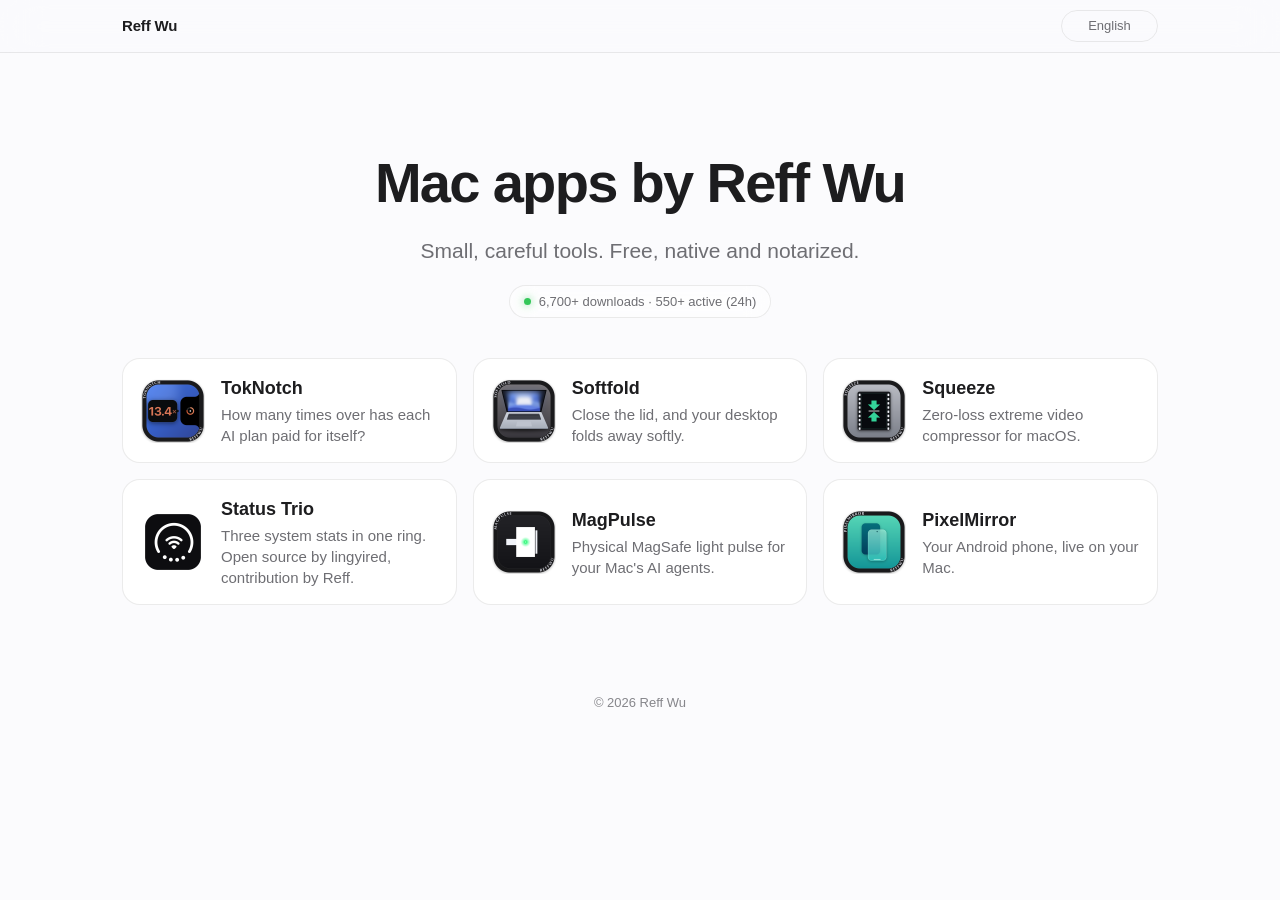
<file: index.html>
<!DOCTYPE html>
<html lang="en">
<head>
<meta charset="utf-8">
<meta name="viewport" content="width=device-width, initial-scale=1">
<title>Reff Wu · Mac apps</title>
<meta name="description" content="Small, careful Mac apps by Reff Wu.">
<link rel="icon" href="icons/toknotch.png">
<link rel="stylesheet" href="assets/site.css">
<script src="assets/site.js" defer></script>
</head>
<body data-app="" data-root="">
<nav><div class="shell"><a class="brand" href="./">Reff Wu</a><select class="lang" aria-label="Language"></select></div></nav>
<main class="shell">
  <section class="home">
    <h1 data-i18n="home.title">Mac apps by Reff Wu</h1>
    <p data-i18n="home.sub">Small, careful tools. Free, open source and notarized.</p>
    <div class="stat-pill" data-stat-pill style="margin-top: 18px;"><span class="live-dot" aria-hidden="true"></span><span class="stat-text">6,700+ downloads · 550+ active (24h)</span></div>
  </section>
  <section class="home-grid" data-more><div class="grid" data-apps></div></section>
</main>
<footer>© 2026 Reff Wu</footer>
</body>
</html>
</file>
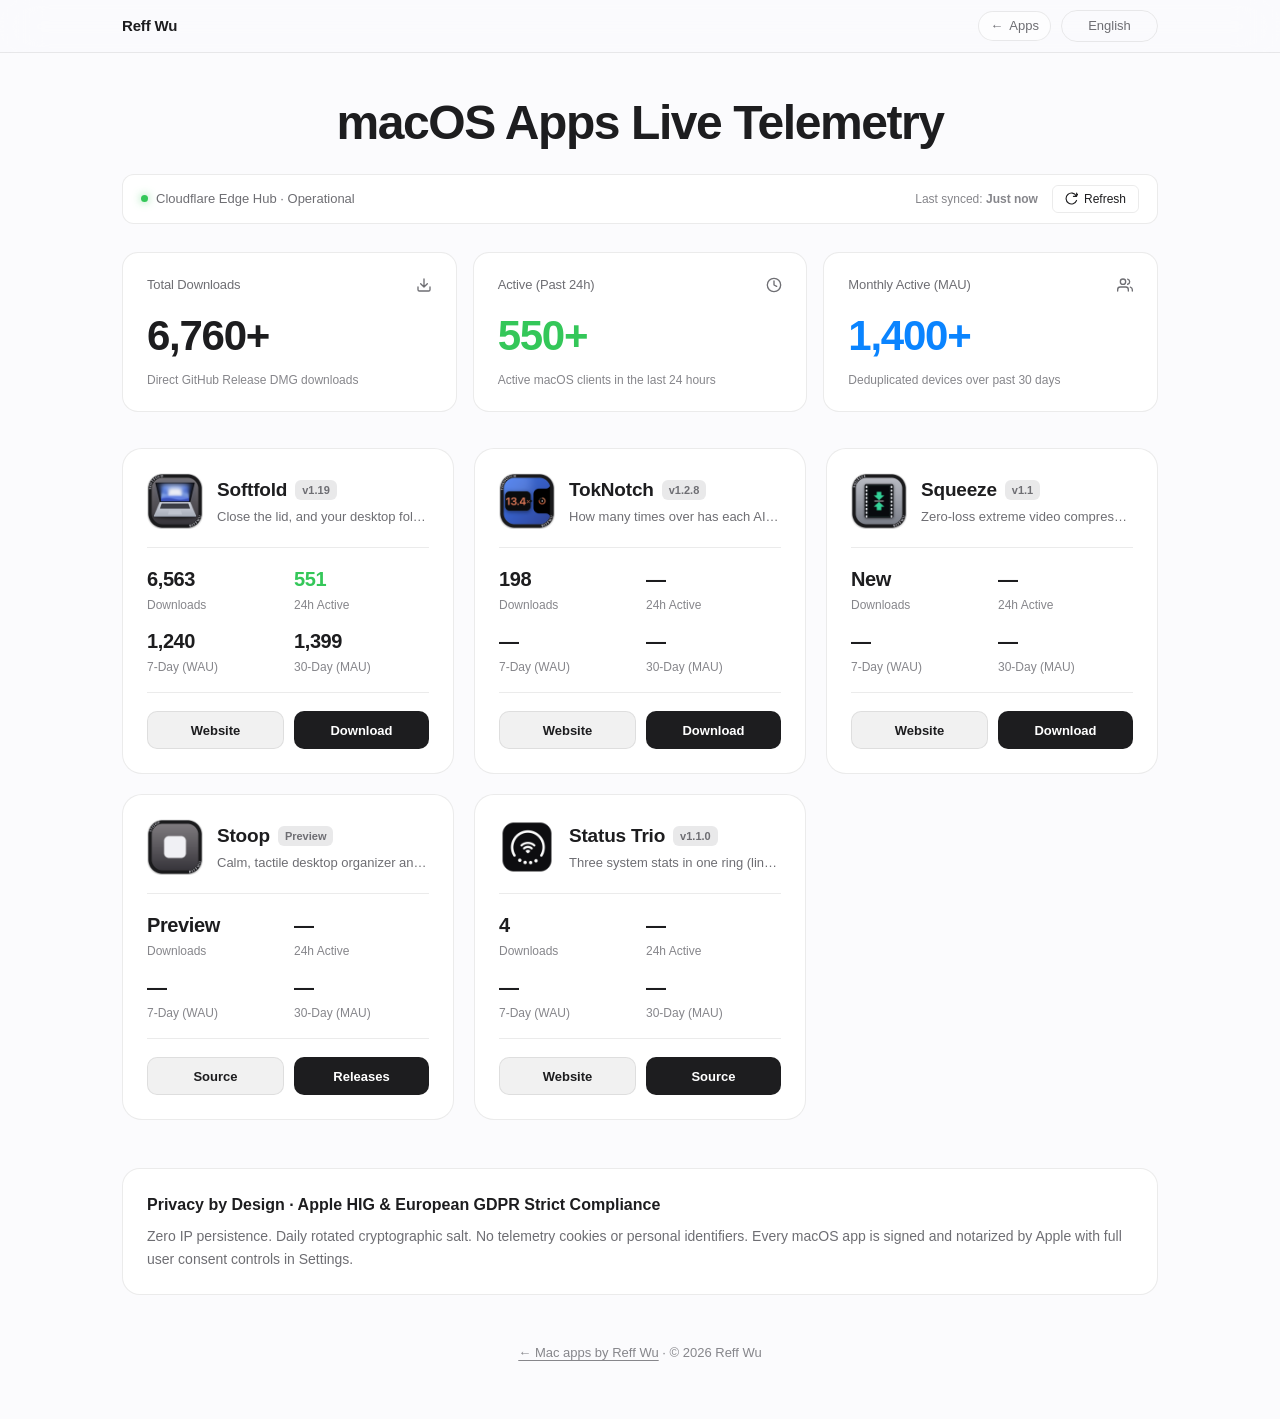
<file: dashboard/index.html>
<!DOCTYPE html>
<html lang="en">
<head>
<meta charset="utf-8">
<meta name="viewport" content="width=device-width, initial-scale=1">
<title>Ecosystem Dashboard · Mac Apps by Reff Wu</title>
<meta name="description" content="Live telemetry, real-time downloads, and active user metrics across Reff Wu's macOS apps.">
<link rel="icon" href="../icons/toknotch.png">
<link rel="stylesheet" href="../assets/site.css?v=20260926c">
<script>
window.PAGE_STRINGS = {
  "page.title": {
    "en": "Ecosystem Dashboard · Mac Apps by Reff Wu",
    "zh-Hans": "生态全景大屏 · Reff Wu 的 Mac Apps",
    "zh-Hant": "生態全景看板 · Reff Wu 的 Mac Apps",
    "ja": "エコシステムダッシュボード · Reff Wu の Mac App",
    "ko": "에코시스템 대시보드 · Reff Wu의 Mac 앱"
  },
  "dash.title": {
    "en": "macOS Apps Live Telemetry",
    "zh-Hans": "macOS Apps 实时遥测大屏",
    "zh-Hant": "macOS Apps 即時遙測看板",
    "ja": "macOS App リアルタイムダッシュボード",
    "ko": "macOS 앱 실시간 텔레메트리 대시보드"
  },
  "dash.online": {
    "en": "Cloudflare Edge Hub · Operational",
    "zh-Hans": "Cloudflare 边缘中枢 · 运行正常",
    "zh-Hant": "Cloudflare 邊緣中樞 · 運作正常",
    "ja": "Cloudflare エッジハブ · 正常稼働",
    "ko": "Cloudflare 엣지 허브 · 정상 작동"
  },
  "dash.synced": {
    "en": "Last synced:",
    "zh-Hans": "最后同步时间:",
    "zh-Hant": "最後同步時間:",
    "ja": "最終更新:",
    "ko": "마지막 동기화:"
  },
  "dash.refresh": {
    "en": "Refresh",
    "zh-Hans": "刷新数据",
    "zh-Hant": "重新整理",
    "ja": "更新",
    "ko": "새로고침"
  },
  "kpi.downloads": {
    "en": "Total Downloads",
    "zh-Hans": "全生态总下载量",
    "zh-Hant": "全生態總下載量",
    "ja": "累計ダウンロード",
    "ko": "총 다운로드 수"
  },
  "kpi.downloads_hint": {
    "en": "Direct GitHub Release DMG downloads",
    "zh-Hans": "GitHub Releases 官方 DMG 真实下载量",
    "zh-Hant": "GitHub Releases 官方 DMG 完整下載量",
    "ja": "GitHub Releases からの公式 DMG 実ダウンロード",
    "ko": "GitHub Releases 공식 DMG 실제 다운로드"
  },
  "kpi.dau": {
    "en": "Active (Past 24h)",
    "zh-Hans": "过去 24 小时活跃",
    "zh-Hant": "過去 24 小時活躍",
    "ja": "過去24時間アクティブ",
    "ko": "최근 24시간 활성"
  },
  "kpi.dau_hint": {
    "en": "Active macOS clients in the last 24 hours",
    "zh-Hans": "过去 24 小时活跃启动的 macOS 客户端",
    "zh-Hant": "過去 24 小時活躍啟動的 macOS 用戶端",
    "ja": "過去24時間以内に起動された Mac",
    "ko": "최근 24시간 내 실행된 macOS 기기"
  },
  "kpi.mau": {
    "en": "Monthly Active (MAU)",
    "zh-Hans": "30天活跃用户 (MAU)",
    "zh-Hant": "30天活躍用戶 (MAU)",
    "ja": "月間アクティブ (MAU)",
    "ko": "월간 활성 사용자 (MAU)"
  },
  "kpi.mau_hint": {
    "en": "Deduplicated devices over past 30 days",
    "zh-Hans": "过去 30 天去重活跃设备规模",
    "zh-Hant": "過去 30 天去重活躍裝置總數",
    "ja": "過去30日間の重複除外アクティブ Mac",
    "ko": "최근 30일간 중복 제거된 활성 기기"
  },
  "app.dau": {
    "en": "24h Active",
    "zh-Hans": "24h 活跃",
    "zh-Hant": "24h 活躍",
    "ja": "24時間",
    "ko": "24시간"
  },
  "app.wau": {
    "en": "7-Day (WAU)",
    "zh-Hans": "7日活跃 (WAU)",
    "zh-Hant": "7日活躍 (WAU)",
    "ja": "7日間 (WAU)",
    "ko": "7일 (WAU)"
  },
  "app.mau": {
    "en": "30-Day (MAU)",
    "zh-Hans": "30日活跃 (MAU)",
    "zh-Hant": "30日活躍 (MAU)",
    "ja": "30日間 (MAU)",
    "ko": "30일 (MAU)"
  },
  "app.downloads": {
    "en": "Downloads",
    "zh-Hans": "累计下载",
    "zh-Hant": "累計下載",
    "ja": "ダウンロード数",
    "ko": "다운로드 수"
  },
  "app.btn_web": {
    "en": "Website",
    "zh-Hans": "官网主页",
    "zh-Hant": "官網首頁",
    "ja": "公式サイト",
    "ko": "웹사이트"
  },
  "app.btn_download": {
    "en": "Download",
    "zh-Hans": "下载 DMG",
    "zh-Hant": "下載 DMG",
    "ja": "DMG 入手",
    "ko": "DMG 받기"
  },
  "app.btn_github": {
    "en": "Source",
    "zh-Hans": "GitHub 源码",
    "zh-Hant": "GitHub 原始碼",
    "ja": "GitHub ソース",
    "ko": "GitHub 소스"
  },
  "privacy.title": {
    "en": "Privacy by Design · Apple HIG & European GDPR Strict Compliance",
    "zh-Hans": "原生隐私设计 · 严格遵守 Apple HIG 与无追踪准则",
    "zh-Hant": "原生隱私設計 · 嚴格遵守 Apple HIG 與無追蹤準則",
    "ja": "プライバシー・バイ・デザイン · Apple HIG 完全準拠",
    "ko": "프라이버시 중심 설계 · Apple HIG 원칙 철저 준수"
  },
  "privacy.body": {
    "en": "Zero IP persistence. Daily rotated cryptographic salt. No telemetry cookies or personal identifiers. Every macOS app is signed and notarized by Apple with full user consent controls in Settings.",
    "zh-Hans": "零 IP 存储记录、每日轮换密码学哈希加盐。绝无任何追踪 Cookie 或个人身份指纹。全系列 macOS App 经 Apple 官方公证，并提供随时关闭遥测的偏好设置选项。",
    "zh-Hant": "零 IP 儲存紀錄、每日輪換密碼學雜湊加鹽。絕無任何追蹤 Cookie 或個人身分指紋。全系列 macOS App 經 Apple 官方公證，並提供隨時關閉遙測的偏好設定選項。",
    "ja": "IPアドレスは一切保存せず、日替わりの暗号化ソルトを使用。Cookieや端末指紋による追跡は皆無です。全MacアプリはAppleにより公証済みで、設定画面からいつでも無効化できます。",
    "ko": "IP 주소는 절대 저장하지 않으며 매일 순환되는 암호화 솔트를 적용합니다. 쿠키나 기기 지문 추적을 일절 사용하지 않습니다. 모든 Mac 앱은 Apple 공증을 완료했으며 설정에서 언제든 원클릭으로 끌 수 있습니다."
  },
  "tagline.softfold": {
    "en": "Close the lid, and your desktop folds away softly.",
    "zh-Hans": "合上屏幕，桌面温柔地折叠起来。",
    "zh-Hant": "闔上螢幕，桌面溫柔地摺疊起來。",
    "ja": "ふたを閉じると、デスクトップがやわらかく折りたたまれる。",
    "ko": "덮개를 닫으면, 데스크톱이 부드럽게 접힙니다.",
    "de": "Klapp den Deckel zu, und dein Schreibtisch faltet sich sanft zusammen.",
    "fr": "Refermez l’écran, et votre bureau se replie en douceur.",
    "es": "Cierra la tapa y tu escritorio se pliega con suavidad.",
    "it": "Chiudi lo schermo e la tua scrivania si ripiega dolcemente.",
    "pt-BR": "Feche a tampa e sua mesa se dobra suavemente.",
    "nl": "Klap het scherm dicht en je bureaublad vouwt zacht weg.",
    "pl": "Zamknij pokrywę, a biurko łagodnie się złoży.",
    "ru": "Закройте крышку, и рабочий стол мягко сложится.",
    "tr": "Kapağı kapatın, masaüstünüz yumuşakça katlansın."
  },
  "tagline.toknotch": {
    "en": "How many times over has each AI plan paid for itself?",
    "zh-Hans": "你的 AI 套餐，回本了几倍？",
    "zh-Hant": "你的 AI 方案，回本了幾倍？",
    "ja": "その AI プラン、何倍の元が取れていますか？",
    "ko": "내 AI 요금제, 몇 배나 본전을 뽑았을까?",
    "de": "Wie oft hat sich jedes deiner KI-Abos schon amortisiert?",
    "fr": "Combien de fois chaque abonnement IA s’est-il rentabilisé ?",
    "es": "¿Cuántas veces se ha amortizado cada suscripción de IA?",
    "it": "Quante volte si è ripagato ogni tuo piano IA?",
    "pt-BR": "Quantas vezes cada plano de IA já se pagou?",
    "nl": "Hoe vaak heeft elk AI-abonnement zich al terugverdiend?",
    "pl": "Ile razy zwrócił się każdy Twój plan AI?",
    "ru": "Во сколько раз окупилась каждая ваша подписка на ИИ?",
    "tr": "Her yapay zekâ planınız kendini kaç kez amorti etti?"
  },
  "tagline.squeeze": {
    "en": "Zero-loss extreme video compressor for macOS.",
    "zh-Hans": "零损画质，极致极速视频压缩。",
    "zh-Hant": "零損畫質，極致極速影片壓縮。",
    "ja": "画質をほぼ損なわない、macOS向け究極の動画圧縮ツール。",
    "ko": "화질 손실 없이 파일 크기를 획기적으로 줄이는 macOS 동영상 압축 도구.",
    "de": "Nahezu verlustfreier, extremer Videokompressor für macOS.",
    "fr": "Compresseur vidéo extrême et sans perte visible pour macOS.",
    "es": "Compresor de video extremo y sin pérdida perceptible para macOS.",
    "it": "Compressore video estremo a perdita zero per macOS.",
    "pt-BR": "Compressor de vídeo extremo e sem perda perceptível para macOS.",
    "nl": "Vrijwel verliesvrije, extreme videocompressor voor macOS.",
    "pl": "Ekstremalny kompresor wideo bez widocznej utraty jakości dla macOS.",
    "ru": "Экстремальный видеокомпрессор для macOS практически без потери качества.",
    "tr": "macOS için neredeyse sıfır kayıplı ultra video sıkıştırıcı."
  },
  "tagline.stoop": {
    "en": "Calm, tactile desktop organizer and Dock companion.",
    "zh-Hans": "质感优雅的桌面整理助手。",
    "zh-Hant": "質感優雅的桌面整理助手。",
    "ja": "静かで心地よいデスクトップ整理＆Dockコンパニオン。",
    "ko": "차분하고 직관적인 데스크톱 오거나이저 및 Dock 컴패니언.",
    "de": "Ruhiger, taktiler Schreibtisch-Organizer und Dock-Begleiter.",
    "fr": "Organisateur de bureau serein et tactile, compagnon du Dock.",
    "es": "Organizador de escritorio táctil y sereno, compañero del Dock.",
    "it": "Organizzatore desktop calmo e tattile, compagno per la Dock.",
    "nl": "Rustige, tactiele desktop-organizer en Dock-metgezel.",
    "pl": "Spokojny, dotykowy organizer pulpitu i towarzysz Docka.",
    "ru": "Спокойный, тактильный органайзер рабочего стола и спутник Dock.",
    "tr": "Sakin, dokunsal masaüstü düzenleyici ve Dock yardımcısı."
  },
  "tagline.statustrio": {
    "en": "Three system stats in one ring (lingyired & Reff).",
    "zh-Hans": "三合一极简菜单栏状态环。",
    "zh-Hant": "三合一極簡選單列狀態環。",
    "ja": "メニューバーに3つの状態をひとつに。lingyired 原作、Reff 協力。",
    "ko": "메뉴 막대에 3가지 시스템 상태를 하나로. lingyired 원작, Reff 기여.",
    "de": "Drei Systemstatus in einem Menüleisten-Symbol. Open Source von lingyired, Beitrag von Reff.",
    "fr": "Trois états système dans la barre des menus (lingyired & Reff).",
    "es": "Tres estados del sistema en un solo icono (lingyired & Reff).",
    "it": "Tre stati di sistema nella barra dei menu (lingyired & Reff).",
    "nl": "Drie systeemstatussen in één menubalkicoon (lingyired & Reff).",
    "pl": "Trzy stany systemu na pasku menu (lingyired & Reff).",
    "ru": "Три состояния системы в одном значке меню (lingyired & Reff).",
    "tr": "Menü çubuğunda üç sistem durumu bir arada (lingyired & Reff)."
  }
};
</script>
<script src="../assets/site.js" defer></script>
</head>
<body data-page="dashboard" data-root="../">
<nav>
  <div class="shell">
    <a class="brand" href="../">Reff Wu</a>
    <select class="lang" aria-label="Language"></select>
  </div>
</nav>

<main class="shell">
  <header class="dash-header">
    <h1 data-i18n="dash.title">macOS Apps 实时遥测大屏</h1>
  </header>

  <section class="dash-sync-bar">
    <div class="dash-sync-status">
      <span class="live-dot" aria-hidden="true"></span>
      <span data-i18n="dash.online">Cloudflare Edge Hub · Operational</span>
    </div>
    <div style="display: flex; align-items: center; gap: 14px;">
      <span style="font-size: 12px; color: var(--faint);"><span data-i18n="dash.synced">Last synced:</span> <strong id="sync-time">Just now</strong></span>
      <button class="dash-refresh-btn" id="refresh-btn" type="button" aria-label="Refresh telemetry data">
        <svg viewBox="0 0 24 24" fill="none" stroke="currentColor" stroke-width="2" stroke-linecap="round" stroke-linejoin="round" aria-hidden="true">
          <path d="M21.5 2v6h-6M21.34 15.57a10 10 0 1 1-.57-8.38l5.67-5.67"/>
        </svg>
        <span data-i18n="dash.refresh">Refresh</span>
      </button>
    </div>
  </section>

  <!-- KPI Overview Cards -->
  <section class="kpi-row">
    <div class="kpi-card">
      <div class="kpi-label">
        <span data-i18n="kpi.downloads">Total Downloads</span>
        <svg viewBox="0 0 24 24" width="16" height="16" fill="none" stroke="currentColor" stroke-width="2" stroke-linecap="round" stroke-linejoin="round"><path d="M21 15v4a2 2 0 0 1-2 2H5a2 2 0 0 1-2-2v-4M7 10l5 5 5-5M12 15V3"/></svg>
      </div>
      <div class="kpi-value" id="kpi-total-dl">6,760+</div>
      <div class="kpi-hint" data-i18n="kpi.downloads_hint">Direct GitHub Release DMG downloads</div>
    </div>
    <div class="kpi-card">
      <div class="kpi-label">
        <span data-i18n="kpi.dau">Active (Past 24h)</span>
        <svg viewBox="0 0 24 24" width="16" height="16" fill="none" stroke="currentColor" stroke-width="2" stroke-linecap="round" stroke-linejoin="round"><circle cx="12" cy="12" r="10"/><polyline points="12 6 12 12 16 14"/></svg>
      </div>
      <div class="kpi-value" id="kpi-dau" style="color: #34c759;">550+</div>
      <div class="kpi-hint" data-i18n="kpi.dau_hint">Active macOS clients in the last 24 hours</div>
    </div>
    <div class="kpi-card">
      <div class="kpi-label">
        <span data-i18n="kpi.mau">Monthly Active (MAU)</span>
        <svg viewBox="0 0 24 24" width="16" height="16" fill="none" stroke="currentColor" stroke-width="2" stroke-linecap="round" stroke-linejoin="round"><path d="M17 21v-2a4 4 0 0 0-4-4H5a4 4 0 0 0-4 4v2"/><circle cx="9" cy="7" r="4"/><path d="M23 21v-2a4 4 0 0 0-3-3.87"/><path d="M16 3.13a4 4 0 0 1 0 7.75"/></svg>
      </div>
      <div class="kpi-value" id="kpi-mau" style="color: #0a84ff;">1,400+</div>
      <div class="kpi-hint" data-i18n="kpi.mau_hint">Deduplicated devices over past 30 days</div>
    </div>
  </section>

  <!-- Apps Grid -->
  <section class="apps-dash-grid">
    <!-- Softfold -->
    <article class="app-stat-panel" data-panel-app="softfold">
      <div>
        <div class="app-stat-head">
          <img src="../icons/softfold.png" alt="Softfold icon">
          <div class="app-stat-title">
            <div class="app-stat-name-row">
              <span class="app-stat-name">Softfold</span>
              <span class="app-stat-badge-version" id="ver-softfold">v1.19</span>
            </div>
            <div class="app-stat-tagline" data-i18n="tagline.softfold" title="合上屏幕，桌面温柔地折叠起来。">合上屏幕，桌面温柔地折叠起来。</div>
          </div>
        </div>
        <div class="app-metrics-list">
          <div class="app-metric-item">
            <span class="app-metric-num" id="dl-softfold">6,563</span>
            <span class="app-metric-label" data-i18n="app.downloads">Downloads</span>
          </div>
          <div class="app-metric-item">
            <span class="app-metric-num" id="dau-softfold" style="color: #34c759;">551</span>
            <span class="app-metric-label" data-i18n="app.dau">24h 活跃</span>
          </div>
          <div class="app-metric-item">
            <span class="app-metric-num" id="wau-softfold">1,240</span>
            <span class="app-metric-label" data-i18n="app.wau">7-Day (WAU)</span>
          </div>
          <div class="app-metric-item">
            <span class="app-metric-num" id="mau-softfold">1,399</span>
            <span class="app-metric-label" data-i18n="app.mau">30-Day (MAU)</span>
          </div>
        </div>
      </div>
      <div class="app-stat-actions">
        <a class="app-stat-btn app-stat-btn-secondary" href="../softfold/" data-i18n="app.btn_web">Website</a>
        <a class="app-stat-btn app-stat-btn-primary" href="https://github.com/ReffWu/softfold/releases/latest/download/Softfold.dmg" data-i18n="app.btn_download">Download</a>
      </div>
    </article>

    <!-- TokNotch -->
    <article class="app-stat-panel" data-panel-app="toknotch">
      <div>
        <div class="app-stat-head">
          <img src="../icons/toknotch.png" alt="TokNotch icon">
          <div class="app-stat-title">
            <div class="app-stat-name-row">
              <span class="app-stat-name">TokNotch</span>
              <span class="app-stat-badge-version" id="ver-toknotch">v1.2.8</span>
            </div>
            <div class="app-stat-tagline" data-i18n="tagline.toknotch" title="你的 AI 套餐，回本了几倍？">你的 AI 套餐，回本了几倍？</div>
          </div>
        </div>
        <div class="app-metrics-list">
          <div class="app-metric-item">
            <span class="app-metric-num" id="dl-toknotch">198</span>
            <span class="app-metric-label" data-i18n="app.downloads">Downloads</span>
          </div>
          <div class="app-metric-item">
            <span class="app-metric-num" id="dau-toknotch">—</span>
            <span class="app-metric-label" data-i18n="app.dau">24h 活跃</span>
          </div>
          <div class="app-metric-item">
            <span class="app-metric-num" id="wau-toknotch">—</span>
            <span class="app-metric-label" data-i18n="app.wau">7-Day (WAU)</span>
          </div>
          <div class="app-metric-item">
            <span class="app-metric-num" id="mau-toknotch">—</span>
            <span class="app-metric-label" data-i18n="app.mau">30-Day (MAU)</span>
          </div>
        </div>
      </div>
      <div class="app-stat-actions">
        <a class="app-stat-btn app-stat-btn-secondary" href="../toknotch/" data-i18n="app.btn_web">Website</a>
        <a class="app-stat-btn app-stat-btn-primary" href="https://github.com/ReffWu/toknotch/releases/latest/download/TokNotch.dmg" data-i18n="app.btn_download">Download</a>
      </div>
    </article>

    <!-- Squeeze -->
    <article class="app-stat-panel" data-panel-app="squeeze">
      <div>
        <div class="app-stat-head">
          <img src="../icons/squeeze.png" alt="Squeeze icon">
          <div class="app-stat-title">
            <div class="app-stat-name-row">
              <span class="app-stat-name">Squeeze</span>
              <span class="app-stat-badge-version" id="ver-squeeze">v1.1</span>
            </div>
            <div class="app-stat-tagline" data-i18n="tagline.squeeze" title="零损画质，极致极速视频压缩。">零损画质，极致极速视频压缩。</div>
          </div>
        </div>
        <div class="app-metrics-list">
          <div class="app-metric-item">
            <span class="app-metric-num" id="dl-squeeze">New</span>
            <span class="app-metric-label" data-i18n="app.downloads">Downloads</span>
          </div>
          <div class="app-metric-item">
            <span class="app-metric-num" id="dau-squeeze">—</span>
            <span class="app-metric-label" data-i18n="app.dau">24h 活跃</span>
          </div>
          <div class="app-metric-item">
            <span class="app-metric-num" id="wau-squeeze">—</span>
            <span class="app-metric-label" data-i18n="app.wau">7-Day (WAU)</span>
          </div>
          <div class="app-metric-item">
            <span class="app-metric-num" id="mau-squeeze">—</span>
            <span class="app-metric-label" data-i18n="app.mau">30-Day (MAU)</span>
          </div>
        </div>
      </div>
      <div class="app-stat-actions">
        <a class="app-stat-btn app-stat-btn-secondary" href="../squeeze/" data-i18n="app.btn_web">Website</a>
        <a class="app-stat-btn app-stat-btn-primary" href="https://reffwu.github.io/apps/squeeze/Squeeze.dmg" data-i18n="app.btn_download">Download</a>
      </div>
    </article>

    <!-- Stoop -->
    <article class="app-stat-panel" data-panel-app="stoop">
      <div>
        <div class="app-stat-head">
          <img src="../icons/stoop.png" alt="Stoop icon">
          <div class="app-stat-title">
            <div class="app-stat-name-row">
              <span class="app-stat-name">Stoop</span>
              <span class="app-stat-badge-version" id="ver-stoop">Preview</span>
            </div>
            <div class="app-stat-tagline" data-i18n="tagline.stoop" title="质感优雅的桌面整理助手。">质感优雅的桌面整理助手。</div>
          </div>
        </div>
        <div class="app-metrics-list">
          <div class="app-metric-item">
            <span class="app-metric-num" id="dl-stoop">Preview</span>
            <span class="app-metric-label" data-i18n="app.downloads">Downloads</span>
          </div>
          <div class="app-metric-item">
            <span class="app-metric-num" id="dau-stoop">—</span>
            <span class="app-metric-label" data-i18n="app.dau">24h 活跃</span>
          </div>
          <div class="app-metric-item">
            <span class="app-metric-num" id="wau-stoop">—</span>
            <span class="app-metric-label" data-i18n="app.wau">7-Day (WAU)</span>
          </div>
          <div class="app-metric-item">
            <span class="app-metric-num" id="mau-stoop">—</span>
            <span class="app-metric-label" data-i18n="app.mau">30-Day (MAU)</span>
          </div>
        </div>
      </div>
      <div class="app-stat-actions">
        <a class="app-stat-btn app-stat-btn-secondary" href="https://github.com/ReffWu/stoop" target="_blank" rel="noopener" data-i18n="app.btn_github">GitHub</a>
        <a class="app-stat-btn app-stat-btn-primary" href="https://github.com/ReffWu/stoop/releases" target="_blank" rel="noopener">Releases</a>
      </div>
    </article>

    <!-- Status Trio -->
    <article class="app-stat-panel" data-panel-app="statustrio">
      <div>
        <div class="app-stat-head">
          <img src="../icons/statustrio.png" alt="Status Trio icon">
          <div class="app-stat-title">
            <div class="app-stat-name-row">
              <span class="app-stat-name">Status Trio</span>
              <span class="app-stat-badge-version" id="ver-statustrio">v1.1.0</span>
            </div>
            <div class="app-stat-tagline" data-i18n="tagline.statustrio" title="三合一极简菜单栏状态环。">三合一极简菜单栏状态环。</div>
          </div>
        </div>
        <div class="app-metrics-list">
          <div class="app-metric-item">
            <span class="app-metric-num" id="dl-statustrio">4</span>
            <span class="app-metric-label" data-i18n="app.downloads">Downloads</span>
          </div>
          <div class="app-metric-item">
            <span class="app-metric-num" id="dau-statustrio">—</span>
            <span class="app-metric-label" data-i18n="app.dau">24h 活跃</span>
          </div>
          <div class="app-metric-item">
            <span class="app-metric-num" id="wau-statustrio">—</span>
            <span class="app-metric-label" data-i18n="app.wau">7-Day (WAU)</span>
          </div>
          <div class="app-metric-item">
            <span class="app-metric-num" id="mau-statustrio">—</span>
            <span class="app-metric-label" data-i18n="app.mau">30-Day (MAU)</span>
          </div>
        </div>
      </div>
      <div class="app-stat-actions">
        <a class="app-stat-btn app-stat-btn-secondary" href="../statustrio/" data-i18n="app.btn_web">Website</a>
        <a class="app-stat-btn app-stat-btn-primary" href="https://github.com/lingyired/status-trio" target="_blank" rel="noopener" data-i18n="app.btn_github">GitHub</a>
      </div>
    </article>
  </section>

  <!-- Privacy by Design card -->
  <section class="privacy-card">
    <h3 data-i18n="privacy.title">
      <svg viewBox="0 0 24 24" width="18" height="18" fill="none" stroke="currentColor" stroke-width="2" stroke-linecap="round" stroke-linejoin="round" style="color: #34c759;"><path d="M12 22s8-4 8-10V5l-8-3-8 3v7c0 6 8 10 8 10z"/></svg>
      Privacy by Design · Apple HIG & European GDPR Strict Compliance
    </h3>
    <p data-i18n="privacy.body">Zero IP persistence. Daily rotated cryptographic salt. No telemetry cookies or personal identifiers. Every macOS app is signed and notarized by Apple with full user consent controls in Settings.</p>
  </section>
</main>

<footer>
  <a href="../">← Mac apps by Reff Wu</a> · © 2026 Reff Wu
</footer>

<script>
function renderDashboardMetrics(data) {
  if (!data) return;
  if (data.totals) {
    const kpiTotalDl = document.getElementById("kpi-total-dl");
    const kpiDau = document.getElementById("kpi-dau");
    const kpiMau = document.getElementById("kpi-mau");
    if (kpiTotalDl) kpiTotalDl.textContent = (data.totals.downloads || 0).toLocaleString() + "+";
    if (kpiDau) kpiDau.textContent = (data.totals.active_today || 0).toLocaleString();
    if (kpiMau) kpiMau.textContent = (data.totals.active_30d || 0).toLocaleString();
  }

  if (data.updated_at) {
    const syncTime = document.getElementById("sync-time");
    if (syncTime) {
      try {
        const d = new Date(data.updated_at);
        syncTime.textContent = d.toLocaleTimeString([], { hour: '2-digit', minute: '2-digit', second: '2-digit' });
      } catch (_) {
        syncTime.textContent = "Just now";
      }
    }
  }

  if (data.apps) {
    for (const [id, app] of Object.entries(data.apps)) {
      const dlEl = document.getElementById(`dl-${id}`);
      const dauEl = document.getElementById(`dau-${id}`);
      const wauEl = document.getElementById(`wau-${id}`);
      const mauEl = document.getElementById(`mau-${id}`);
      const verEl = document.getElementById(`ver-${id}`);

      if (dlEl && app.downloads !== undefined) {
        dlEl.textContent = app.downloads > 0 ? app.downloads.toLocaleString() : (id === 'stoop' ? 'Preview' : (app.latest_version ? 'Latest' : '—'));
      }
      if (dauEl && app.active_today !== undefined) {
        dauEl.textContent = app.active_today > 0 ? app.active_today.toLocaleString() : '—';
      }
      if (wauEl && app.active_7d !== undefined) {
        wauEl.textContent = app.active_7d > 0 ? app.active_7d.toLocaleString() : '—';
      }
      if (mauEl && app.active_30d !== undefined) {
        mauEl.textContent = app.active_30d > 0 ? app.active_30d.toLocaleString() : '—';
      }
      if (verEl && app.latest_version) {
        verEl.textContent = app.latest_version;
      }
    }
  }
}

document.addEventListener("DOMContentLoaded", () => {
  const refreshBtn = document.getElementById("refresh-btn");
  if (refreshBtn) {
    refreshBtn.addEventListener("click", async () => {
      refreshBtn.classList.add("spinning");
      try {
        if (typeof window.REFRESH_STATS === "function") {
          const fresh = await window.REFRESH_STATS();
          renderDashboardMetrics(fresh);
        }
      } finally {
        setTimeout(() => refreshBtn.classList.remove("spinning"), 500);
      }
    });
  }

  if (window.__APP_STATS__) {
    renderDashboardMetrics(window.__APP_STATS__);
  } else {
    fetch("https://softfold-telemetry.reffwu.workers.dev/api/public-stats")
      .then(res => res.json())
      .then(data => renderDashboardMetrics(data))
      .catch(() => {});
  }
});
</script>
</body>
</html>
</file>
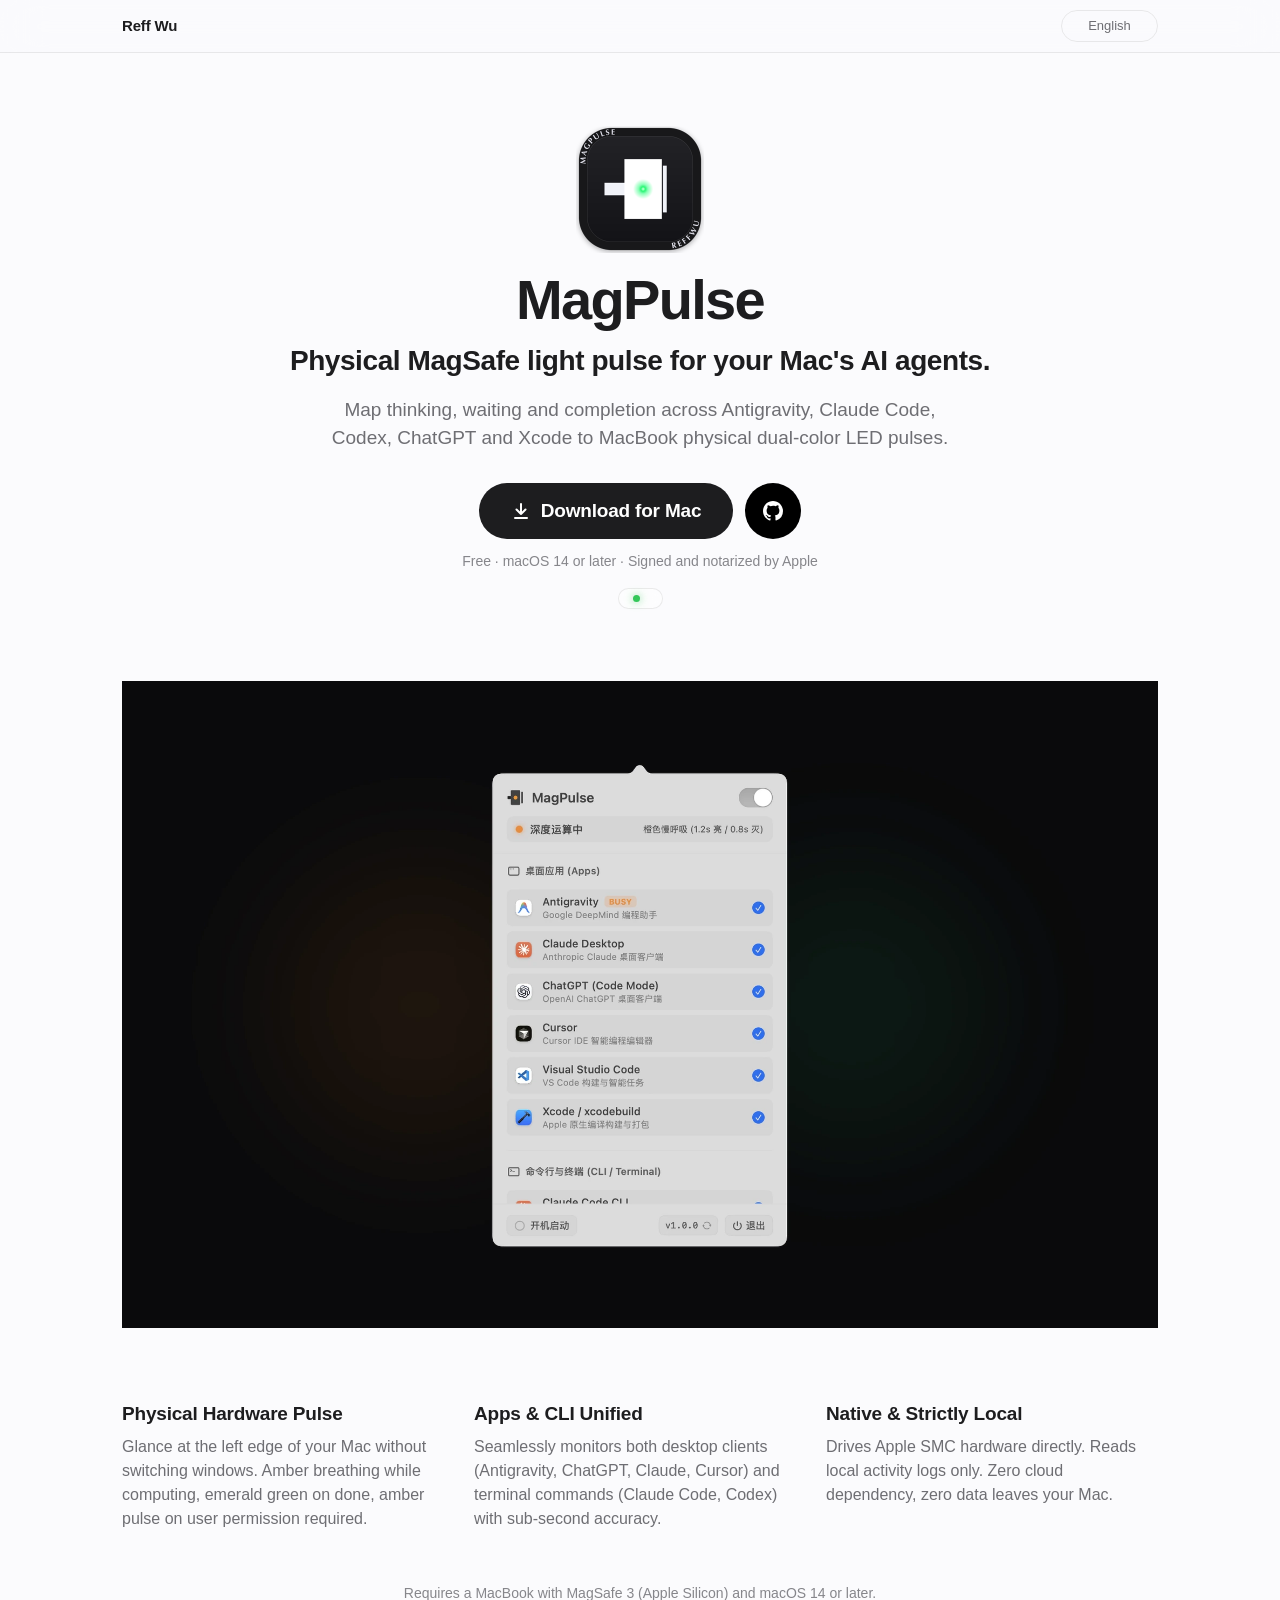
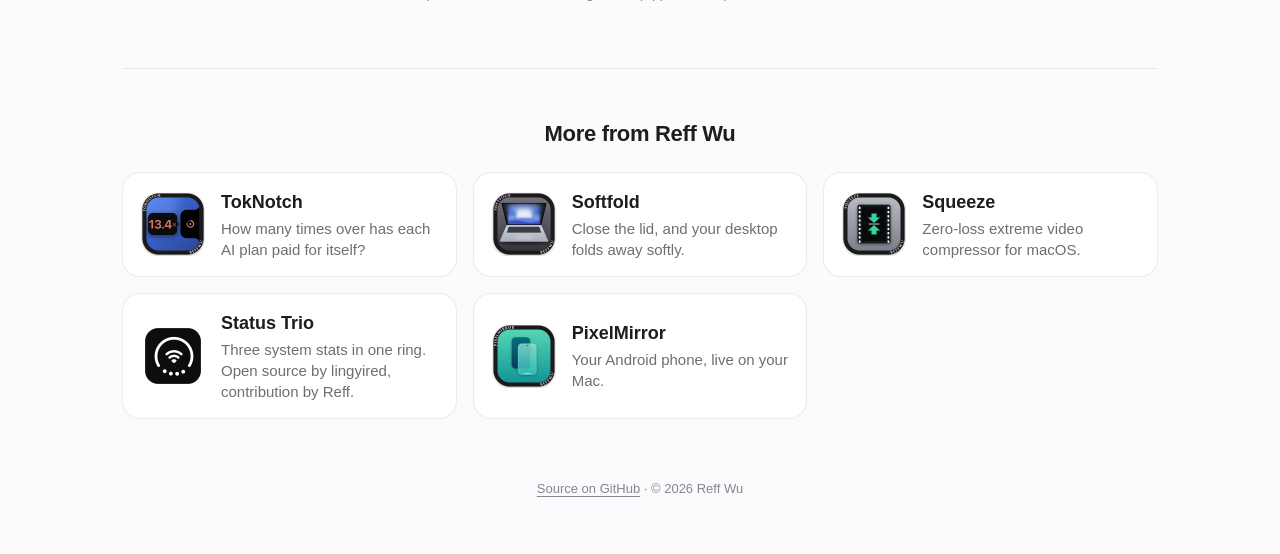
<file: magpulse/index.html>
<!DOCTYPE html>
<html lang="en">
<head>
<meta charset="utf-8">
<meta name="viewport" content="width=device-width, initial-scale=1">
<title>MagPulse · Physical MagSafe pulse for your Mac's AI agents</title>
<meta name="description" content="Physical MagSafe dual-color pulse for Antigravity, Claude Code, Codex, ChatGPT and Xcode.">
<link rel="icon" href="../icons/magpulse.png">
<link rel="stylesheet" href="../assets/site.css">
<script>window.PAGE_STRINGS = {
  "page.title": {
    "en": "MagPulse · Physical MagSafe pulse for your Mac's AI agents",
    "zh-Hans": "MagPulse · MagSafe 硬件呼吸灯，全 Mac 的 AI Agent 律动触手可及",
    "zh-Hant": "MagPulse · MagSafe 硬體呼吸燈，全 Mac 的 AI Agent 律動觸手可及",
    "ja": "MagPulse · Mac の AI エージェントの脈動を、MagSafe の光で物理的に可視化",
    "ko": "MagPulse · Mac의 AI 에이전트 활동을 MagSafe 물리 라이트 펄스로",
    "fr": "MagPulse · Impulsion lumineuse MagSafe pour les agents IA de votre Mac",
    "es": "MagPulse · Pulso físico MagSafe para los agentes de IA de tu Mac",
    "it": "MagPulse · Impulso luminoso MagSafe fisico per gli agenti IA del tuo Mac",
    "tr": "MagPulse · Mac'inizdeki yapay zekâ ajanları için fiziksel MagSafe ışık nabzı",
    "pl": "MagPulse · Fizyczny impuls świetlny MagSafe dla agentów AI na Macu",
    "nl": "MagPulse · Fysieke MagSafe-lichtpuls voor de AI-agents van je Mac"
  },
  "tagline": {
    "en": "Physical MagSafe light pulse for your Mac's AI agents.",
    "zh-Hans": "MagSafe 硬件呼吸灯，全 Mac 的 AI Agent 律动触手可及。",
    "zh-Hant": "MagSafe 硬體呼吸燈，全 Mac 的 AI Agent 律動觸手可及。",
    "ja": "Mac の AI エージェントの脈動を、MagSafe の光で物理的に可視化。",
    "ko": "Mac의 AI 에이전트 활동을 MagSafe 물리 라이트 펄스로.",
    "fr": "Impulsion lumineuse MagSafe physique pour les agents IA de votre Mac.",
    "es": "Pulso de luz MagSafe físico para los agentes de IA de tu Mac.",
    "it": "Impulso luminoso MagSafe fisico per gli agenti IA del tuo Mac.",
    "tr": "Mac'inizdeki yapay zekâ ajanları için fiziksel MagSafe ışık nabzı.",
    "pl": "Fizyczny impuls świetlny MagSafe dla agentów AI na Macu.",
    "nl": "Fysieke MagSafe-lichtpuls voor de AI-agents van je Mac."
  },
  "lede": {
    "en": "Map thinking, waiting and completion across Antigravity, Claude Code, Codex, ChatGPT and Xcode to MacBook physical dual-color LED pulses.",
    "zh-Hans": "将 Antigravity、Claude Code、Codex、ChatGPT 与 Xcode 的思考、等待与完成，映射为 MacBook 实体硬件双色光影脉冲。",
    "zh-Hant": "將 Antigravity、Claude Code、Codex、ChatGPT 與 Xcode 的思考、等待與完成，映射為 MacBook 實體硬體雙色光影脈衝。",
    "ja": "Antigravity、Claude Code、Codex、ChatGPT、Xcode の思考・待機・完了を MacBook 側面の MagSafe LED に連動。",
    "ko": "Antigravity, Claude Code, Codex, ChatGPT, Xcode의 연산, 대기, 완료 상태를 MacBook 물리 MagSafe LED로 실시간 전달합니다."
  },
  "requires": {
    "en": "Requires a MacBook with MagSafe 3 (Apple Silicon) and macOS 14 or later.",
    "zh-Hans": "需要配备 MagSafe 3 接口的 MacBook (Apple Silicon)，macOS 14 或更新版本。",
    "zh-Hant": "需要配備 MagSafe 3 接口的 MacBook (Apple Silicon)，macOS 14 或更新版本。",
    "ja": "MagSafe 3 ポートを搭載した MacBook (Apple Silicon) と macOS 14 以降が必要です。",
    "ko": "MagSafe 3 포트가 탑재된 MacBook(Apple Silicon) 및 macOS 14 이상이 필요합니다."
  },
  "f0.title": {
    "en": "Physical Hardware Pulse",
    "zh-Hans": "实体硬件物理光感",
    "zh-Hant": "實體硬體物理光感",
    "ja": "ハードウェア物理パルス",
    "ko": "물리 하드웨어 광 감각"
  },
  "f0.body": {
    "en": "Glance at the left edge of your Mac without switching windows. Amber breathing while computing, emerald green on done, amber pulse on user permission required.",
    "zh-Hans": "无需频繁切屏查看。机身左侧的 MagSafe 磁吸灯直观呼吸闪烁：运算中琥珀呼吸，完成时翠绿常亮，权限等待时黄绿脉冲。",
    "zh-Hant": "無需頻繁切屏查看。機身左側的 MagSafe 磁吸燈直觀呼吸閃爍：運算中琥珀呼吸，完成時翠綠常亮，權限等待時黃綠脈衝。",
    "ja": "画面を切り替えずに視界の端で把握。思考中は琥珀色に呼吸し、完了時は鮮やかな緑色で点灯、確認待機時はパルス発光。",
    "ko": "화면을 전환하지 않고도 즉시 확인. 연산 중에는 호박색 숨쉬기, 완료 시 에메랄드 그린 상시 점등, 권한 대기 시 맥박 점멸."
  },
  "f1.title": {
    "en": "Apps & CLI Unified",
    "zh-Hans": "桌面客户端与命令行双模",
    "zh-Hant": "桌面客戶端與命令行雙模",
    "ja": "アプリと CLI の完全統合",
    "ko": "데스크톱 앱과 CLI 통합"
  },
  "f1.body": {
    "en": "Seamlessly monitors both desktop clients (Antigravity, ChatGPT, Claude, Cursor) and terminal commands (Claude Code, Codex) with sub-second accuracy.",
    "zh-Hans": "无论是桌面 App（Antigravity、ChatGPT、Claude、Cursor、VSCode）还是终端命令（Claude Code、CodeX），毫秒级感知，告别盲目等待。",
    "zh-Hant": "無論是桌面 App（Antigravity、ChatGPT、Claude、Cursor、VSCode）還是終端命令（Claude Code、CodeX），毫秒級感知，告別盲目等待。",
    "ja": "デスクトップアプリ (Antigravity, ChatGPT, Claude) もターミナル CLI (Claude Code, Codex) もミリ秒単位で高精度に検知。",
    "ko": "데스크톱 앱(Antigravity, ChatGPT, Claude)부터 터미널 CLI(Claude Code, Codex)까지 밀리초 단위로 정확히 감지합니다."
  },
  "f2.title": {
    "en": "Native & Strictly Local",
    "zh-Hans": "本地原生，零网络依赖",
    "zh-Hant": "本地原生，零網路依賴",
    "ja": "完全ローカル・プライバシー最優先",
    "ko": "완전 로컬 네이티브 보안"
  },
  "f2.body": {
    "en": "Drives Apple SMC hardware directly. Reads local activity logs only. Zero cloud dependency, zero data leaves your Mac.",
    "zh-Hans": "原生驱动 Apple SMC 微控制器，仅审计本机已有会话日志。无需联网，数据 100% 不出本机，原生极简无负担。",
    "zh-Hant": "原生驅動 Apple SMC 微控制器，僅審計本機已有會話日誌。無需聯網，資料 100% 不出本機，原生極簡無負擔。",
    "ja": "Apple SMC を直接制御。ローカルのログのみを参照し、ネットワーク通信は一切不要。データは端末内に留まります。",
    "ko": "Apple SMC 하드웨어를 직접 제어하며 로컬 활동만 읽습니다. 외부 통신이 전혀 없어 데이터가 Mac 밖으로 나가지 않습니다."
  }
};</script>
<script src="../assets/site.js" defer></script>
</head>
<body data-app="magpulse" data-root="../">
<nav><div class="shell"><a class="brand" href="../">Reff Wu</a><select class="lang" aria-label="Language"></select></div></nav>
<main class="shell">
  <section class="hero">
    <img class="icon" src="../icons/magpulse.png" alt="MagPulse" width="128" height="128">
    <h1>MagPulse</h1>
    <p class="tagline" data-i18n="tagline">Physical MagSafe light pulse for your Mac's AI agents.</p>
    <p class="lede" data-i18n="lede">Map thinking, waiting and completion across Antigravity, Claude Code, Codex, ChatGPT and Xcode to MacBook physical dual-color LED pulses.</p>
    <div class="cta">
      <div class="cta-row">
        <a class="download" href="https://github.com/ReffWu/magpulse/releases/latest/download/MagPulse.dmg"><svg viewBox="0 0 20 20" fill="none" stroke="currentColor" stroke-width="2" stroke-linecap="round" stroke-linejoin="round"><path d="M10 3v10m-4.5-4.5L10 13l4.5-4.5M4 17h12"/></svg><span data-i18n="download">Download for Mac</span></a>
        <a class="github-btn" href="https://github.com/ReffWu/magpulse" target="_blank" rel="noopener" aria-label="GitHub" title="GitHub"><svg viewBox="0 0 24 24" width="24" height="24" fill="currentColor" aria-hidden="true"><path fill-rule="evenodd" clip-rule="evenodd" d="M12 2C6.477 2 2 6.484 2 12.017c0 4.425 2.865 8.18 6.839 9.504.5.092.682-.217.682-.483 0-.237-.008-.868-.013-1.703-2.782.605-3.369-1.343-3.369-1.343-.454-1.158-1.11-1.466-1.11-1.466-.908-.62.069-.608.069-.608 1.003.07 1.53 1.032 1.53 1.032.892 1.53 2.341 1.088 2.91.832.092-.647.35-1.088.636-1.338-2.22-.253-4.555-1.113-4.555-4.951 0-1.093.39-1.988 1.029-2.688-.103-.253-.446-1.272.098-2.65 0 0 .84-.27 2.75 1.026A9.564 9.564 0 0112 6.844c.85.004 1.705.115 2.504.337 1.909-1.296 2.747-1.027 2.747-1.027.546 1.379.202 2.398.1 2.651.64.7 1.028 1.595 1.028 2.688 0 3.848-2.339 4.695-4.566 4.943.359.309.678.92.678 1.855 0 1.338-.012 2.419-.012 2.747 0 .268.18.58.688.482A10.019 10.019 0 0022 12.017C22 6.484 17.522 2 12 2z"/></svg></a>
      </div>
      <span class="fine" data-i18n="fine">Free · macOS 14 or later · Signed and notarized by Apple</span>
    </div>
  </section>
  <figure class="shot"><img data-hero="hero" src="hero-en.webp" alt="MagPulse"></figure>
  <section class="features">
    <div class="feature"><h3 data-i18n="f0.title">Physical Hardware Pulse</h3><p data-i18n="f0.body">Glance at the left edge of your Mac without switching windows. Amber breathing while computing, emerald green on done, amber pulse on user permission required.</p></div>
    <div class="feature"><h3 data-i18n="f1.title">Apps & CLI Unified</h3><p data-i18n="f1.body">Seamlessly monitors both desktop clients (Antigravity, ChatGPT, Claude, Cursor) and terminal commands (Claude Code, Codex) with sub-second accuracy.</p></div>
    <div class="feature"><h3 data-i18n="f2.title">Native & Strictly Local</h3><p data-i18n="f2.body">Drives Apple SMC hardware directly. Reads local activity logs only. Zero cloud dependency, zero data leaves your Mac.</p></div>
  </section>
  <p class="requires" data-i18n="requires">Requires a MacBook with MagSafe 3 (Apple Silicon) and macOS 14 or later.</p>
  <section class="more" data-more hidden>
    <h2 data-i18n="more">More from Reff Wu</h2>
    <div class="grid" data-apps></div>
  </section>
</main>
<footer><a href="https://github.com/ReffWu/magpulse" data-i18n="source">Source on GitHub</a> · © 2026 Reff Wu</footer>
</body>
</html>
</file>
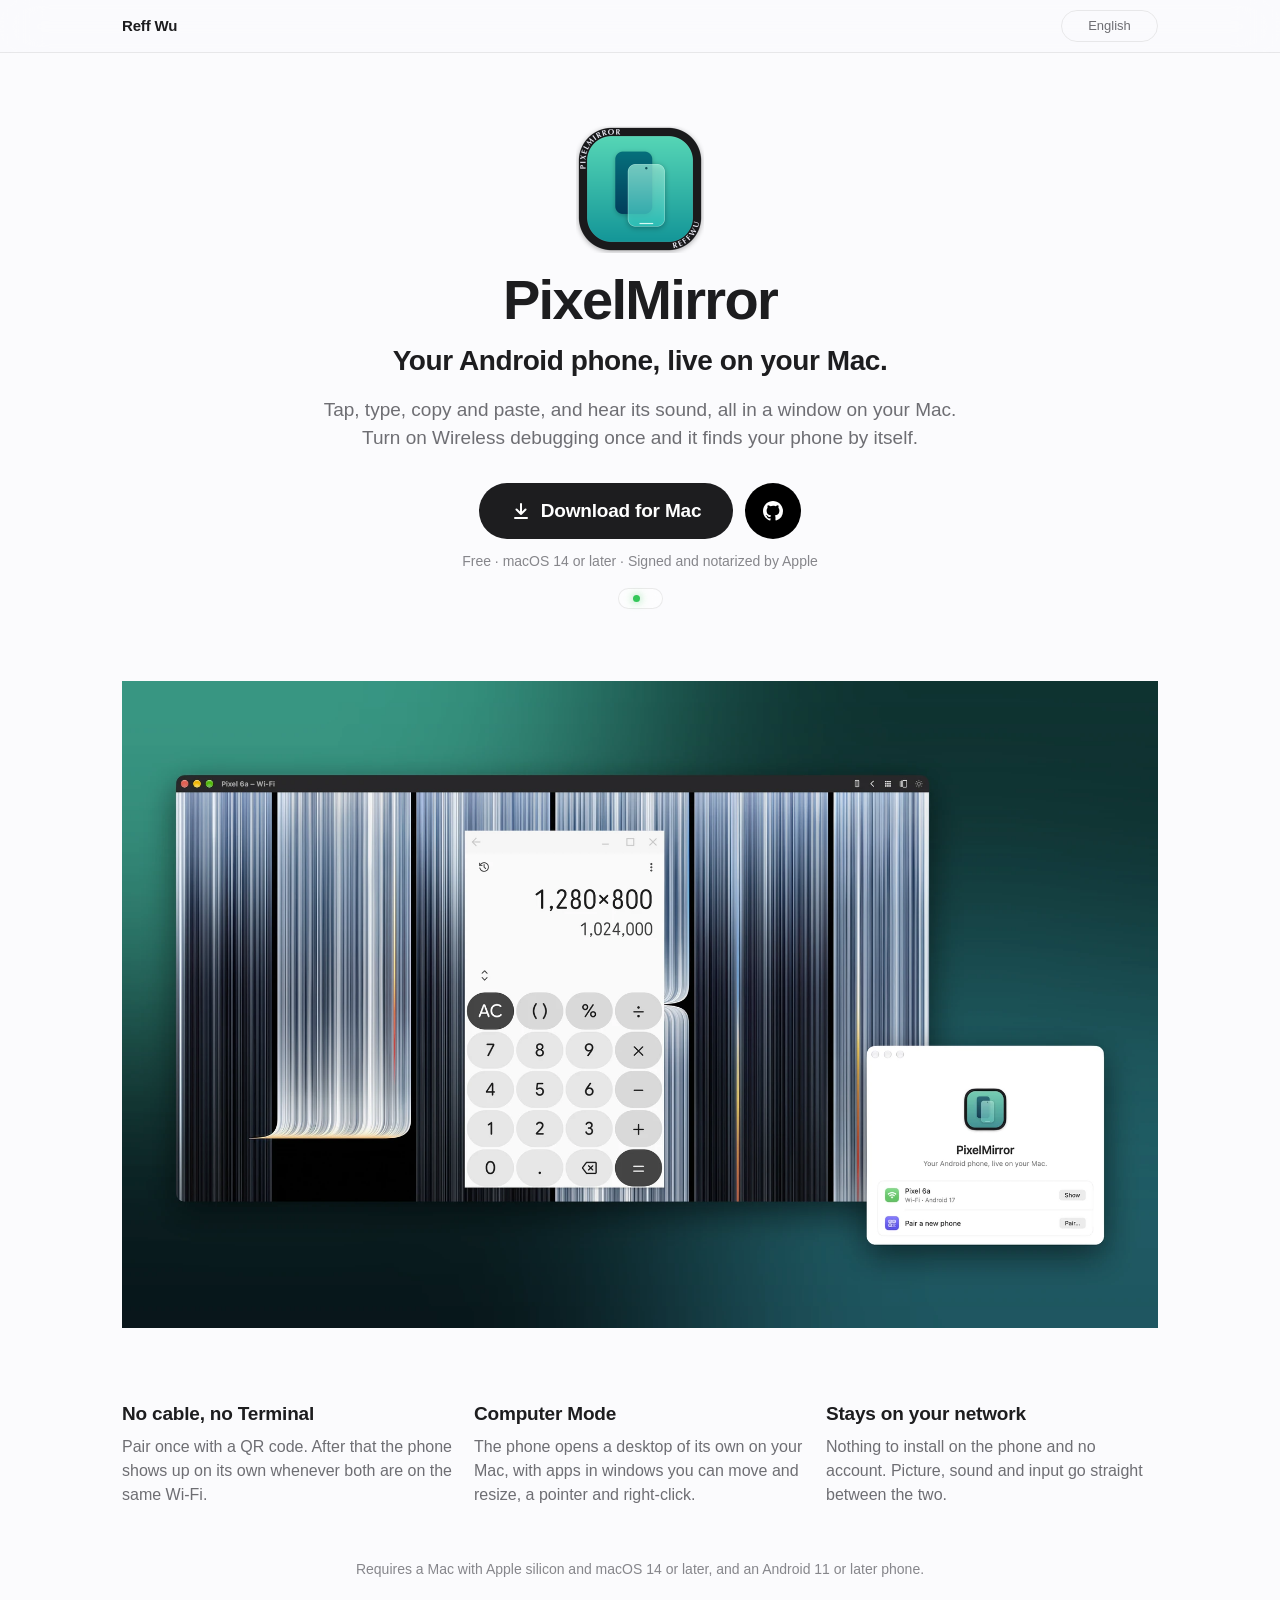
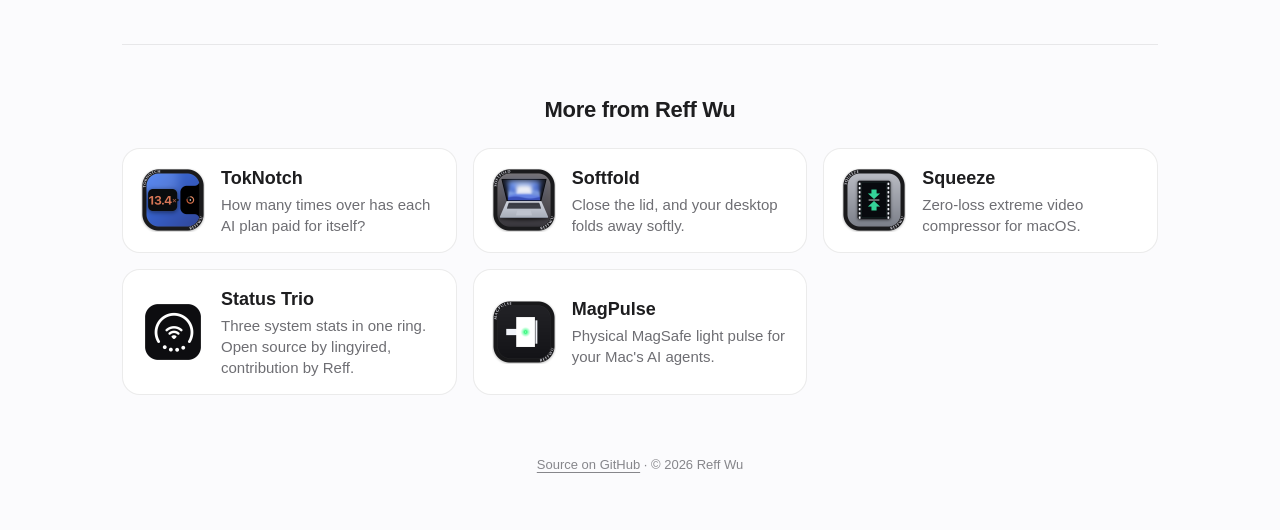
<file: pixelmirror/index.html>
<!DOCTYPE html>
<html lang="en">
<head>
<meta charset="utf-8">
<meta name="viewport" content="width=device-width, initial-scale=1">
<title>PixelMirror · Your Android phone, live on your Mac.</title>
<meta name="description" content="Your Android phone, live on your Mac.">
<link rel="icon" href="../icons/pixelmirror.png">
<link rel="stylesheet" href="../assets/site.css">
<script>window.PAGE_STRINGS = {"page.title": {"en": "PixelMirror · Your Android phone, live on your Mac.", "zh-Hans": "PixelMirror · 你的安卓手机，实时出现在 Mac 上。", "zh-Hant": "PixelMirror · 你的 Android 手機，即時出現在 Mac 上。", "ja": "PixelMirror · Android スマホを、Mac でそのまま。", "ko": "PixelMirror · Android 폰을 Mac에서 그대로.", "fr": "PixelMirror · Votre Android, en direct sur votre Mac.", "es": "PixelMirror · Tu Android, en vivo en tu Mac.", "it": "PixelMirror · Il tuo Android, dal vivo sul tuo Mac.", "tr": "PixelMirror · Android telefonunuz, Mac'inizde canlı.", "pl": "PixelMirror · Twój Android na żywo na Macu.", "nl": "PixelMirror · Je Android‑telefoon, live op je Mac."}, "tagline": {"en": "Your Android phone, live on your Mac.", "zh-Hans": "你的安卓手机，实时出现在 Mac 上。", "zh-Hant": "你的 Android 手機，即時出現在 Mac 上。", "ja": "Android スマホを、Mac でそのまま。", "ko": "Android 폰을 Mac에서 그대로.", "fr": "Votre Android, en direct sur votre Mac.", "es": "Tu Android, en vivo en tu Mac.", "it": "Il tuo Android, dal vivo sul tuo Mac.", "tr": "Android telefonunuz, Mac'inizde canlı.", "pl": "Twój Android na żywo na Macu.", "nl": "Je Android‑telefoon, live op je Mac."}, "lede": {"en": "Tap, type, copy and paste, and hear its sound, all in a window on your Mac. Turn on Wireless debugging once and it finds your phone by itself.", "zh-Hans": "在 Mac 的窗口里点、打字、复制粘贴，声音也从 Mac 出来。无线调试只开一次，之后它自己就能找到手机。", "zh-Hant": "在 Mac 的視窗裡點、打字、拷貝貼上，聲音也從 Mac 出來。無線偵錯只開一次，之後它自己就能找到手機。", "ja": "Mac のウインドウでタップ、入力、コピー＆ペースト、音も Mac から。ワイヤレス デバッグを一度オンにすれば、あとは自分でスマホを見つけます。", "ko": "Mac 창에서 탭하고, 입력하고, 복사해 붙여 넣고, 소리도 Mac에서. 무선 디버깅을 한 번만 켜 두면 알아서 폰을 찾습니다."}, "requires": {"en": "Requires a Mac with Apple silicon and macOS 14 or later, and an Android 11 or later phone.", "zh-Hans": "需要 Apple 芯片的 Mac 和 macOS 14 或更新版本，以及 Android 11 或更新版本的手机。", "zh-Hant": "需要 Apple 晶片的 Mac 和 macOS 14 或更新版本，以及 Android 11 或更新版本的手機。", "ja": "Apple シリコン搭載の Mac と macOS 14 以降、Android 11 以降のスマホが必要です。", "ko": "Apple 실리콘 Mac과 macOS 14 이상, Android 11 이상의 폰이 필요합니다."}, "f0.title": {"en": "No cable, no Terminal", "zh-Hans": "不用数据线，不用终端", "zh-Hant": "不用傳輸線，不用終端機", "ja": "ケーブルもターミナルも不要", "ko": "케이블도 터미널도 없이"}, "f0.body": {"en": "Pair once with a QR code. After that the phone shows up on its own whenever both are on the same Wi-Fi.", "zh-Hans": "扫一次二维码完成配对。之后只要在同一个 Wi-Fi 下，手机就会自己出现。", "zh-Hant": "掃一次 QR 碼完成配對。之後只要在同一個 Wi-Fi 下，手機就會自己出現。", "ja": "QR コードで一度ペアリングするだけ。あとは同じ Wi-Fi にいれば、スマホが自動で現れます。", "ko": "QR 코드로 한 번만 페어링하세요. 그다음부터는 같은 Wi-Fi에 있으면 폰이 알아서 나타납니다."}, "f1.title": {"en": "Computer Mode", "zh-Hans": "电脑模式", "zh-Hant": "電腦模式", "ja": "コンピュータモード", "ko": "컴퓨터 모드"}, "f1.body": {"en": "The phone opens a desktop of its own on your Mac, with apps in windows you can move and resize, a pointer and right-click.", "zh-Hans": "手机在 Mac 上开出一个自己的桌面：App 在能拖动、能缩放的窗口里，有鼠标指针，也能右键。", "zh-Hant": "手機在 Mac 上開出一個自己的桌面：App 在能拖動、能縮放的視窗裡，有滑鼠指標，也能按右鍵。", "ja": "スマホが Mac 上に自分のデスクトップを開きます。アプリは動かせるウインドウで、ポインタも右クリックも使えます。", "ko": "폰이 Mac 위에 자신만의 데스크톱을 엽니다. 앱은 옮기고 크기를 바꿀 수 있는 창에서, 포인터와 오른쪽 클릭도 됩니다."}, "f2.title": {"en": "Stays on your network", "zh-Hans": "只在你的网络里", "zh-Hant": "只在你的網路裡", "ja": "ネットワークの外に出ない", "ko": "내 네트워크 안에서만"}, "f2.body": {"en": "Nothing to install on the phone and no account. Picture, sound and input go straight between the two.", "zh-Hans": "手机上不用装任何东西，也不用账号。画面、声音和操作只在两台设备之间直接传输。", "zh-Hant": "手機上不用裝任何東西，也不用帳號。畫面、聲音和操作只在兩台裝置之間直接傳輸。", "ja": "スマホへのインストールもアカウントも不要。映像、音、操作は 2 台のあいだで直接やりとりします。", "ko": "폰에 설치할 것도, 계정도 없습니다. 화면, 소리, 입력은 두 기기 사이에서 바로 오갑니다."}};</script>
<script src="../assets/site.js" defer></script>
</head>
<body data-app="pixelmirror" data-root="../">
<nav><div class="shell"><a class="brand" href="../">Reff Wu</a><select class="lang" aria-label="Language"></select></div></nav>
<main class="shell">
  <section class="hero">
    <img class="icon" src="../icons/pixelmirror.png" alt="PixelMirror" width="128" height="128">
    <h1>PixelMirror</h1>
    <p class="tagline" data-i18n="tagline">Your Android phone, live on your Mac.</p>
    <p class="lede" data-i18n="lede">Tap, type, copy and paste, and hear its sound, all in a window on your Mac. Turn on Wireless debugging once and it finds your phone by itself.</p>
    <div class="cta">
      <div class="cta-row">
        <a class="download" href="https://github.com/ReffWu/pixelmirror/releases/latest/download/PixelMirror.dmg"><svg viewBox="0 0 20 20" fill="none" stroke="currentColor" stroke-width="2" stroke-linecap="round" stroke-linejoin="round"><path d="M10 3v10m-4.5-4.5L10 13l4.5-4.5M4 17h12"/></svg><span data-i18n="download">Download for Mac</span></a>
        <a class="github-btn" href="https://github.com/ReffWu/pixelmirror" target="_blank" rel="noopener" aria-label="GitHub" title="GitHub"><svg viewBox="0 0 24 24" width="24" height="24" fill="currentColor" aria-hidden="true"><path fill-rule="evenodd" clip-rule="evenodd" d="M12 2C6.477 2 2 6.484 2 12.017c0 4.425 2.865 8.18 6.839 9.504.5.092.682-.217.682-.483 0-.237-.008-.868-.013-1.703-2.782.605-3.369-1.343-3.369-1.343-.454-1.158-1.11-1.466-1.11-1.466-.908-.62.069-.608.069-.608 1.003.07 1.53 1.032 1.53 1.032.892 1.53 2.341 1.088 2.91.832.092-.647.35-1.088.636-1.338-2.22-.253-4.555-1.113-4.555-4.951 0-1.093.39-1.988 1.029-2.688-.103-.253-.446-1.272.098-2.65 0 0 .84-.27 2.75 1.026A9.564 9.564 0 0112 6.844c.85.004 1.705.115 2.504.337 1.909-1.296 2.747-1.027 2.747-1.027.546 1.379.202 2.398.1 2.651.64.7 1.028 1.595 1.028 2.688 0 3.848-2.339 4.695-4.566 4.943.359.309.678.92.678 1.855 0 1.338-.012 2.419-.012 2.747 0 .268.18.58.688.482A10.019 10.019 0 0022 12.017C22 6.484 17.522 2 12 2z"/></svg></a>
      </div>
      <span class="fine" data-i18n="fine">Free · macOS 14 or later · Signed and notarized by Apple</span>
    </div>
  </section>
  <figure class="shot"><img data-hero="hero" src="hero-en.webp" alt="PixelMirror"></figure>
  <section class="features"><div class="feature"><h3 data-i18n="f0.title">No cable, no Terminal</h3><p data-i18n="f0.body">Pair once with a QR code. After that the phone shows up on its own whenever both are on the same Wi-Fi.</p></div><div class="feature"><h3 data-i18n="f1.title">Computer Mode</h3><p data-i18n="f1.body">The phone opens a desktop of its own on your Mac, with apps in windows you can move and resize, a pointer and right-click.</p></div><div class="feature"><h3 data-i18n="f2.title">Stays on your network</h3><p data-i18n="f2.body">Nothing to install on the phone and no account. Picture, sound and input go straight between the two.</p></div></section>
  <p class="requires" data-i18n="requires">Requires a Mac with Apple silicon and macOS 14 or later, and an Android 11 or later phone.</p>
  <section class="more" data-more hidden>
    <h2 data-i18n="more">More from Reff Wu</h2>
    <div class="grid" data-apps></div>
  </section>
</main>
<footer><a href="https://github.com/ReffWu/pixelmirror" data-i18n="source">Source on GitHub</a> · © 2026 Reff Wu</footer>
</body>
</html>
</file>
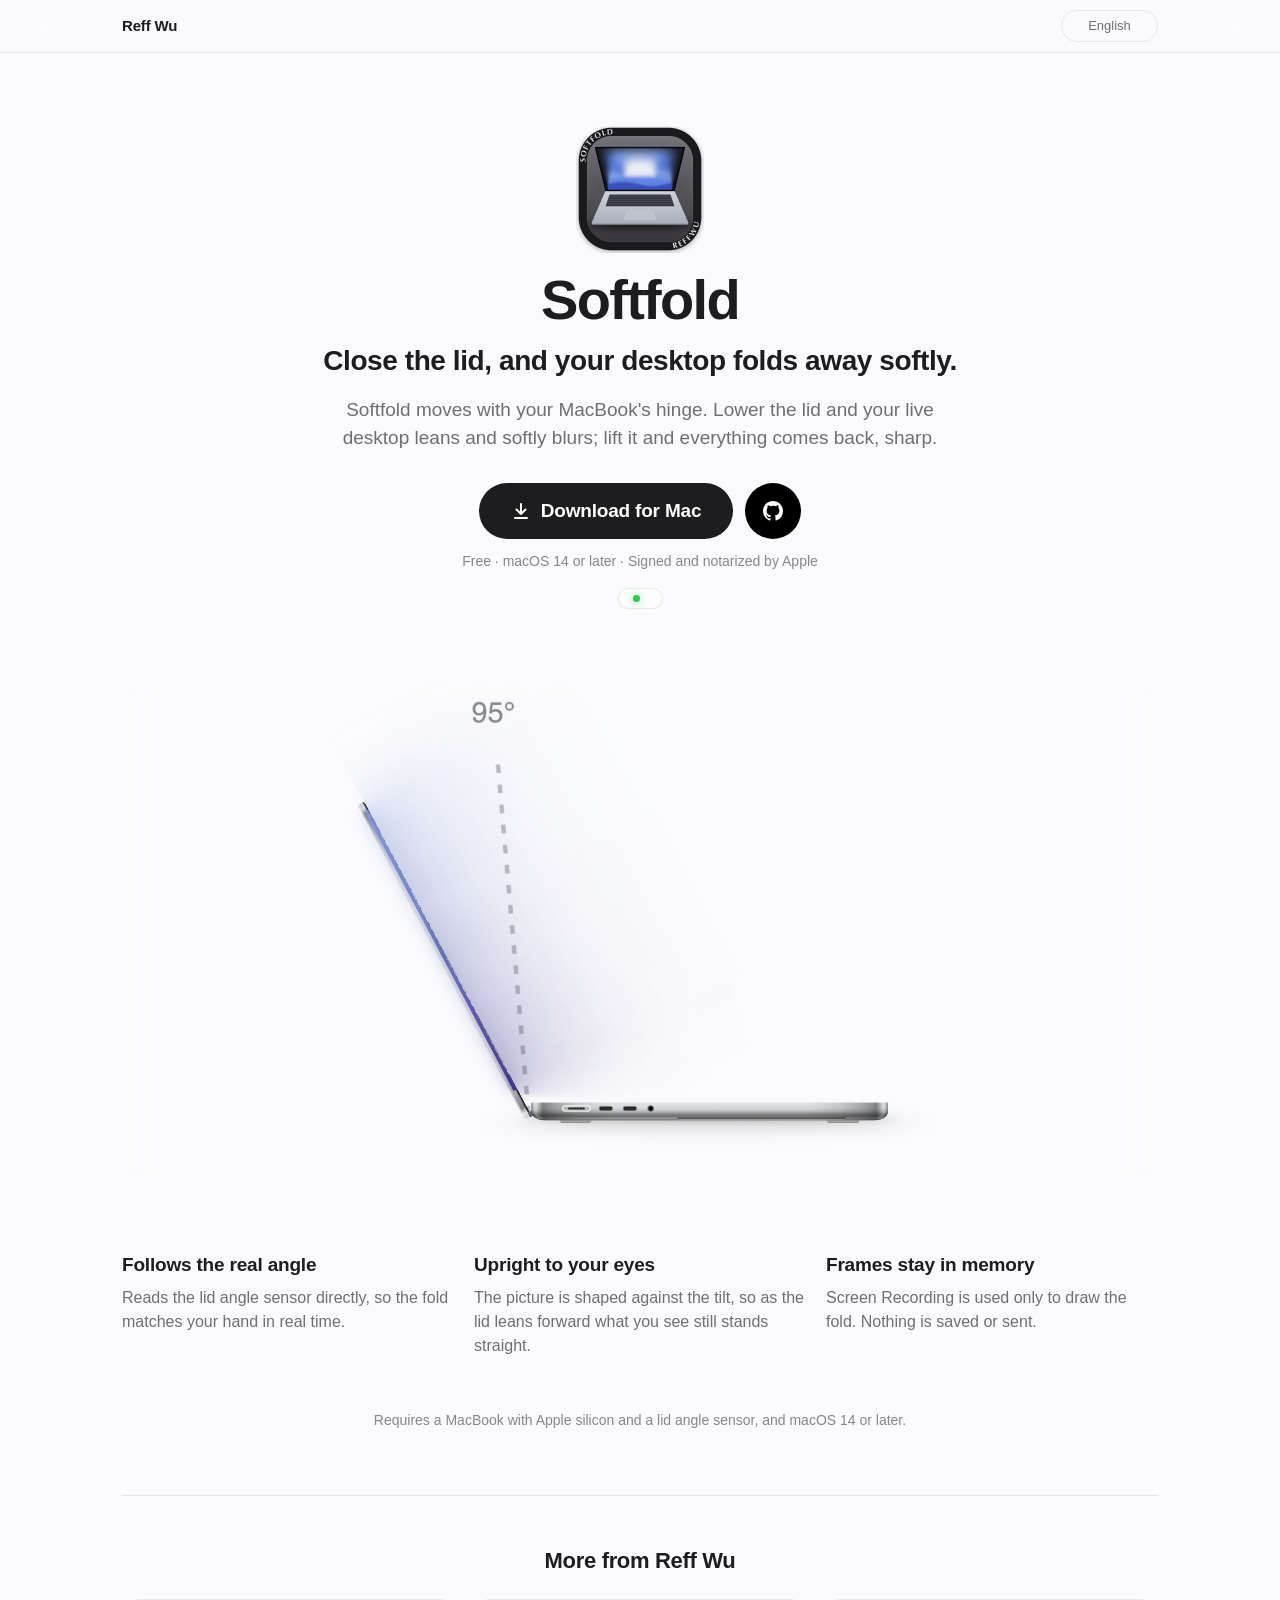
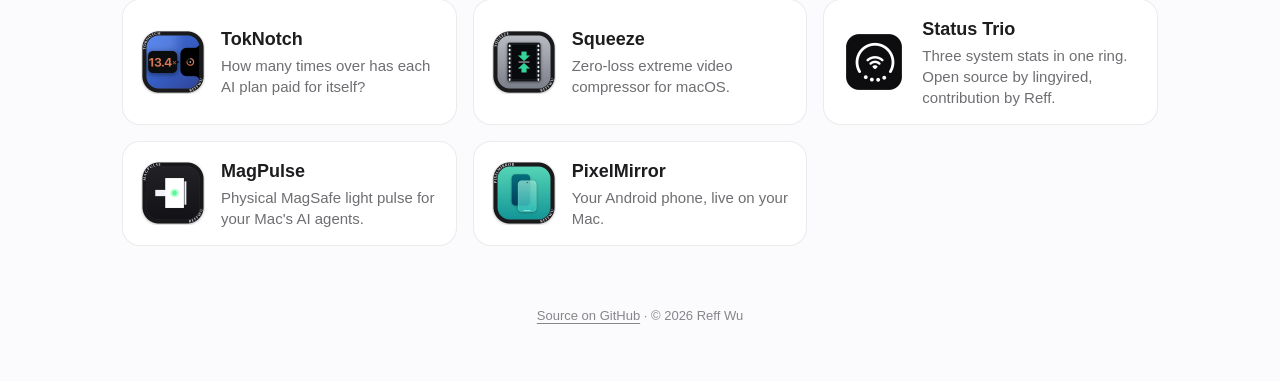
<file: softfold/index.html>
<!DOCTYPE html>
<html lang="en">
<head>
<meta charset="utf-8">
<meta name="viewport" content="width=device-width, initial-scale=1">
<title>Softfold · Close the lid, and your desktop folds away softly.</title>
<meta name="description" content="Close the lid, and your desktop folds away softly.">
<link rel="icon" href="../icons/softfold.png">
<link rel="stylesheet" href="../assets/site.css">
<script>window.PAGE_STRINGS = {"page.title": {"en": "Softfold · Close the lid, and your desktop folds away softly.", "zh-Hans": "Softfold · 合上屏幕，桌面温柔地折叠起来。", "zh-Hant": "Softfold · 闔上螢幕，桌面溫柔地摺疊起來。", "ja": "Softfold · ふたを閉じると、デスクトップがやわらかく折りたたまれる。", "ko": "Softfold · 덮개를 닫으면, 데스크톱이 부드럽게 접힙니다.", "fr": "Softfold · Refermez l’écran, et votre bureau se replie en douceur.", "es": "Softfold · Cierra la tapa y tu escritorio se pliega con suavidad.", "it": "Softfold · Chiudi lo schermo e la tua scrivania si ripiega dolcemente.", "tr": "Softfold · Kapağı kapatın, masaüstünüz yumuşakça katlansın.", "pl": "Softfold · Zamknij pokrywę, a biurko łagodnie się złoży.", "nl": "Softfold · Klap het scherm dicht en je bureaublad vouwt zacht weg."}, "tagline": {"en": "Close the lid, and your desktop folds away softly.", "zh-Hans": "合上屏幕，桌面温柔地折叠起来。", "zh-Hant": "闔上螢幕，桌面溫柔地摺疊起來。", "ja": "ふたを閉じると、デスクトップがやわらかく折りたたまれる。", "ko": "덮개를 닫으면, 데스크톱이 부드럽게 접힙니다.", "fr": "Refermez l’écran, et votre bureau se replie en douceur.", "es": "Cierra la tapa y tu escritorio se pliega con suavidad.", "it": "Chiudi lo schermo e la tua scrivania si ripiega dolcemente.", "tr": "Kapağı kapatın, masaüstünüz yumuşakça katlansın.", "pl": "Zamknij pokrywę, a biurko łagodnie się złoży.", "nl": "Klap het scherm dicht en je bureaublad vouwt zacht weg."}, "lede": {"en": "Softfold moves with your MacBook's hinge. Lower the lid and your live desktop leans and softly blurs; lift it and everything comes back, sharp.", "zh-Hans": "Softfold 跟着 MacBook 的铰链一起动。屏幕往下合，实时桌面随之倾斜、渐渐模糊；抬起来，一切清清楚楚地回来。", "zh-Hant": "Softfold 跟著 MacBook 的鉸鏈一起動。螢幕往下闔，即時桌面隨之傾斜、漸漸模糊；抬起來，一切清清楚楚地回來。", "ja": "Softfold は MacBook のヒンジと一緒に動きます。ふたを下げるとデスクトップが傾いてやわらかくぼけ、上げればくっきり元どおり。", "ko": "Softfold는 MacBook 힌지와 함께 움직입니다. 덮개를 내리면 데스크톱이 기울며 부드럽게 흐려지고, 올리면 선명하게 돌아옵니다.", "fr": "Softfold suit la charnière de votre MacBook. Abaissez l’écran : votre bureau s’incline et se floute en douceur ; relevez-le : tout revient, net.", "es": "Softfold se mueve con la bisagra de tu MacBook. Baja la tapa y tu escritorio se inclina y se difumina con suavidad; levántala y todo vuelve, nítido.", "it": "Softfold si muove con la cerniera del tuo MacBook. Abbassa lo schermo e la scrivania si inclina e sfuma dolcemente; rialzalo e tutto torna, nitido.", "tr": "Softfold, MacBook’unuzun menteşesiyle birlikte hareket eder. Kapağı indirin, masaüstünüz eğilip yumuşakça bulanıklaşsın; kaldırın, her şey net haliyle geri gelsin.", "pl": "Softfold porusza się razem z zawiasem MacBooka. Opuść pokrywę, a biurko pochyli się i łagodnie rozmyje; podnieś ją, a wszystko wróci, ostre.", "nl": "Softfold beweegt mee met het scharnier van je MacBook. Klap het scherm omlaag en je bureaublad kantelt en vervaagt zacht; klap het omhoog en alles is weer scherp."}, "requires": {"en": "Requires a MacBook with Apple silicon and a lid angle sensor, and macOS 14 or later.", "zh-Hans": "需要带屏幕角度传感器的 Apple 芯片 MacBook，以及 macOS 14 或更新版本。", "zh-Hant": "需要具備螢幕角度感測器的 Apple 晶片 MacBook，以及 macOS 14 或更新版本。", "ja": "ふたの角度センサーを備えた Apple シリコン搭載 MacBook と macOS 14 以降が必要です。", "ko": "덮개 각도 센서가 있는 Apple 실리콘 MacBook과 macOS 14 이상이 필요합니다.", "fr": "Nécessite un MacBook avec puce Apple et capteur d’angle de l’écran, et macOS 14 ou ultérieur.", "es": "Requiere un MacBook con chip de Apple y sensor de ángulo de la tapa, y macOS 14 o posterior.", "it": "Richiede un MacBook con chip Apple e sensore dell’angolo dello schermo, e macOS 14 o successivo.", "tr": "Apple çipli ve kapak açısı sensörlü bir MacBook ile macOS 14 veya üstü gerekir.", "pl": "Wymaga MacBooka z układem Apple i czujnikiem kąta pokrywy oraz systemu macOS 14 lub nowszego.", "nl": "Vereist een MacBook met Apple-chip en schermhoeksensor, en macOS 14 of nieuwer."}, "f0.title": {"en": "Follows the real angle", "zh-Hans": "跟随真实角度", "zh-Hant": "跟隨真實角度", "ja": "実際の角度に追従", "ko": "실제 각도를 따라갑니다", "fr": "Suit l’angle réel", "es": "Sigue el ángulo real", "it": "Segue l’angolo reale", "tr": "Gerçek açıyı takip eder", "pl": "Śledzi prawdziwy kąt", "nl": "Volgt de echte hoek"}, "f0.body": {"en": "Reads the lid angle sensor directly, so the fold matches your hand in real time.", "zh-Hans": "直接读取屏幕角度传感器，折叠实时跟着你的手。", "zh-Hant": "直接讀取螢幕角度感測器，摺疊即時跟著你的手。", "ja": "ふたの角度センサーを直接読み取り、手の動きにリアルタイムで合わせます。", "ko": "덮개 각도 센서를 직접 읽어 손의 움직임에 실시간으로 맞춥니다.", "fr": "Lit directement le capteur d’angle de l’écran : le pliage suit votre main en temps réel.", "es": "Lee directamente el sensor de ángulo de la tapa, así el pliegue sigue tu mano en tiempo real.", "it": "Legge direttamente il sensore dell’angolo dello schermo, così la piega segue la tua mano in tempo reale.", "tr": "Kapak açısı sensörünü doğrudan okur; katlanma elinizi anında takip eder.", "pl": "Odczytuje czujnik kąta pokrywy bezpośrednio, więc złożenie podąża za Twoją ręką w czasie rzeczywistym.", "nl": "Leest de schermhoeksensor direct uit, zodat de vouw je hand in realtime volgt."}, "f1.title": {"en": "Upright to your eyes", "zh-Hans": "在你眼里依然端正", "zh-Hant": "在你眼裡依然端正", "ja": "見る目にはまっすぐ", "ko": "눈에는 반듯하게", "fr": "Droit sous vos yeux", "es": "Recto ante tus ojos", "it": "Dritto ai tuoi occhi", "tr": "Gözünüzde dimdik", "pl": "Prosto w Twoich oczach", "nl": "Recht voor je ogen"}, "f1.body": {"en": "The picture is shaped against the tilt, so as the lid leans forward what you see still stands straight.", "zh-Hans": "画面会反向校正屏幕的倾斜，屏幕往前倾时，你看到的内容依然是正的。", "zh-Hant": "畫面會反向校正螢幕的傾斜，螢幕往前傾時，你看到的內容依然是正的。", "ja": "傾きを打ち消すように描くので、ふたが前に傾いても見える内容はまっすぐです。", "ko": "기울기를 상쇄하도록 그려서, 덮개가 앞으로 기울어도 보이는 화면은 반듯합니다.", "fr": "L’image compense l’inclinaison : quand l’écran se penche, ce que vous voyez reste droit.", "es": "La imagen compensa la inclinación: cuando la tapa se inclina, lo que ves sigue recto.", "it": "L’immagine compensa l’inclinazione: quando lo schermo si piega, ciò che vedi resta dritto.", "tr": "Görüntü eğime karşı şekillenir; kapak öne eğilse de gördüğünüz dik kalır.", "pl": "Obraz kompensuje nachylenie, więc gdy pokrywa się pochyla, to, co widzisz, pozostaje proste.", "nl": "Het beeld compenseert de kanteling, dus wat je ziet blijft recht als het scherm voorover kantelt."}, "f2.title": {"en": "Frames stay in memory", "zh-Hans": "画面只留在内存", "zh-Hant": "畫面只留在記憶體", "ja": "フレームはメモリの中だけ", "ko": "프레임은 메모리에만", "fr": "Les images restent en mémoire", "es": "Los fotogramas quedan en memoria", "it": "I fotogrammi restano in memoria", "tr": "Kareler bellekte kalır", "pl": "Klatki zostają w pamięci", "nl": "Beelden blijven in het geheugen"}, "f2.body": {"en": "Screen Recording is used only to draw the fold. Nothing is saved or sent.", "zh-Hans": "屏幕录制只用来画出折叠效果，不保存，也不上传。", "zh-Hant": "螢幕錄製只用來畫出摺疊效果，不儲存，也不上傳。", "ja": "画面収録は折りたたみを描くためだけに使い、保存も送信もしません。", "ko": "화면 기록은 접힘을 그리는 데만 쓰이며, 저장하거나 보내지 않습니다.", "fr": "L’enregistrement de l’écran sert uniquement à dessiner le pliage. Rien n’est enregistré ni envoyé.", "es": "La grabación de pantalla solo se usa para dibujar el pliegue. No se guarda ni se envía nada.", "it": "La registrazione dello schermo serve solo a disegnare la piega. Nulla viene salvato o inviato.", "tr": "Ekran kaydı yalnızca katlanmayı çizmek için kullanılır. Hiçbir şey kaydedilmez veya gönderilmez.", "pl": "Nagrywanie ekranu służy tylko do rysowania złożenia. Nic nie jest zapisywane ani wysyłane.", "nl": "Schermopname wordt alleen gebruikt om de vouw te tekenen. Er wordt niets opgeslagen of verstuurd."}};</script>
<script src="../assets/site.js" defer></script>
</head>
<body data-app="softfold" data-root="../">
<nav><div class="shell"><a class="brand" href="../">Reff Wu</a><select class="lang" aria-label="Language"></select></div></nav>
<main class="shell">
  <section class="hero">
    <img class="icon" src="../icons/softfold.png" alt="Softfold" width="128" height="128">
    <h1>Softfold</h1>
    <p class="tagline" data-i18n="tagline">Close the lid, and your desktop folds away softly.</p>
    <p class="lede" data-i18n="lede">Softfold moves with your MacBook's hinge. Lower the lid and your live desktop leans and softly blurs; lift it and everything comes back, sharp.</p>
    <div class="cta">
      <div class="cta-row">
        <a class="download" href="https://github.com/ReffWu/softfold/releases/latest/download/Softfold.dmg"><svg viewBox="0 0 20 20" fill="none" stroke="currentColor" stroke-width="2" stroke-linecap="round" stroke-linejoin="round"><path d="M10 3v10m-4.5-4.5L10 13l4.5-4.5M4 17h12"/></svg><span data-i18n="download">Download for Mac</span></a>
        <a class="github-btn" href="https://github.com/ReffWu/softfold" target="_blank" rel="noopener" aria-label="GitHub" title="GitHub"><svg viewBox="0 0 24 24" width="24" height="24" fill="currentColor" aria-hidden="true"><path fill-rule="evenodd" clip-rule="evenodd" d="M12 2C6.477 2 2 6.484 2 12.017c0 4.425 2.865 8.18 6.839 9.504.5.092.682-.217.682-.483 0-.237-.008-.868-.013-1.703-2.782.605-3.369-1.343-3.369-1.343-.454-1.158-1.11-1.466-1.11-1.466-.908-.62.069-.608.069-.608 1.003.07 1.53 1.032 1.53 1.032.892 1.53 2.341 1.088 2.91.832.092-.647.35-1.088.636-1.338-2.22-.253-4.555-1.113-4.555-4.951 0-1.093.39-1.988 1.029-2.688-.103-.253-.446-1.272.098-2.65 0 0 .84-.27 2.75 1.026A9.564 9.564 0 0112 6.844c.85.004 1.705.115 2.504.337 1.909-1.296 2.747-1.027 2.747-1.027.546 1.379.202 2.398.1 2.651.64.7 1.028 1.595 1.028 2.688 0 3.848-2.339 4.695-4.566 4.943.359.309.678.92.678 1.855 0 1.338-.012 2.419-.012 2.747 0 .268.18.58.688.482A10.019 10.019 0 0022 12.017C22 6.484 17.522 2 12 2z"/></svg></a>
      </div>
      <span class="fine" data-i18n="fine">Free · macOS 14 or later · Signed and notarized by Apple</span>
    </div>
  </section>
  <figure class="shot"><video class="motion" muted loop playsinline preload="auto" poster="motion/poster-light-en.jpg" aria-label="Softfold"></video></figure>
  <script src="motion.js" defer></script>
  <section class="features"><div class="feature"><h3 data-i18n="f0.title">Follows the real angle</h3><p data-i18n="f0.body">Reads the lid angle sensor directly, so the fold matches your hand in real time.</p></div><div class="feature"><h3 data-i18n="f1.title">Upright to your eyes</h3><p data-i18n="f1.body">The picture is shaped against the tilt, so as the lid leans forward what you see still stands straight.</p></div><div class="feature"><h3 data-i18n="f2.title">Frames stay in memory</h3><p data-i18n="f2.body">Screen Recording is used only to draw the fold. Nothing is saved or sent.</p></div></section>
  <p class="requires" data-i18n="requires">Requires a MacBook with Apple silicon and a lid angle sensor, and macOS 14 or later.</p>
  <section class="more" data-more hidden>
    <h2 data-i18n="more">More from Reff Wu</h2>
    <div class="grid" data-apps></div>
  </section>
</main>
<footer><a href="https://github.com/ReffWu/softfold" data-i18n="source">Source on GitHub</a> · © 2026 Reff Wu</footer>
</body>
</html>
</file>
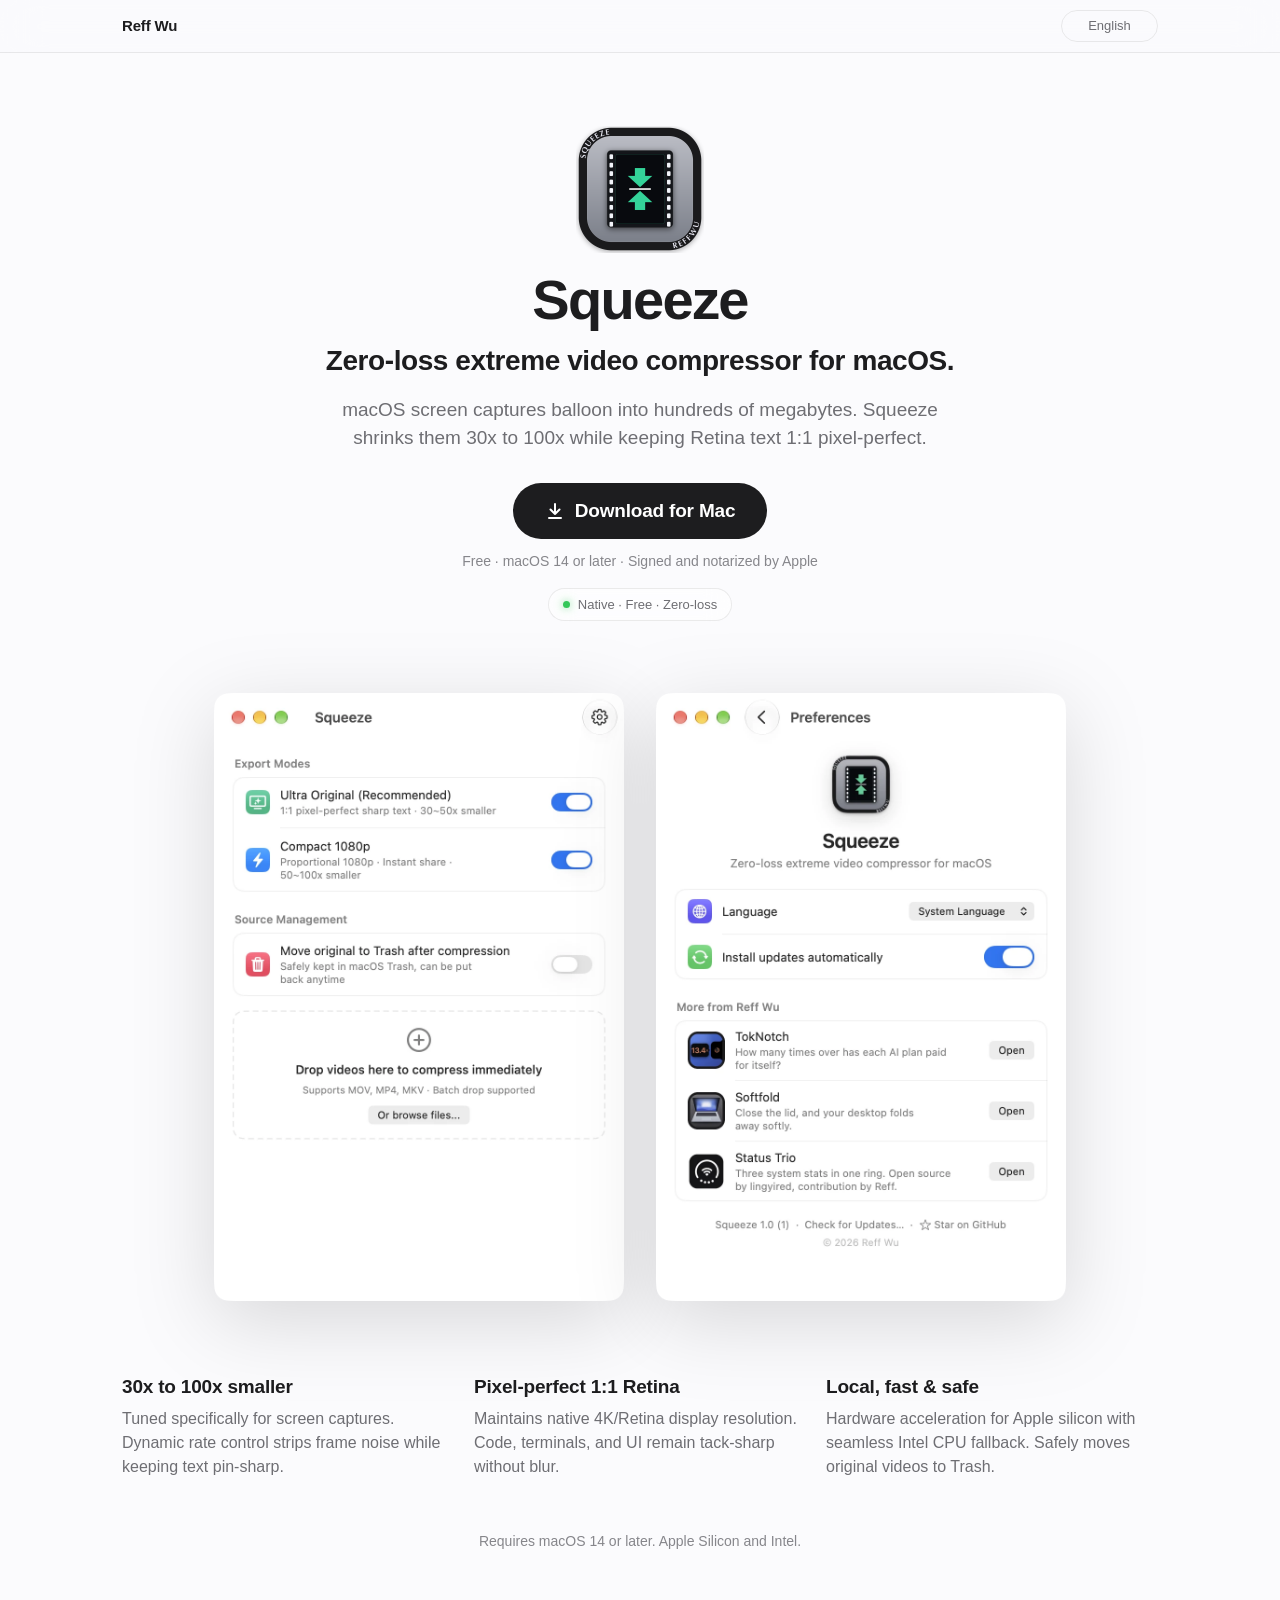
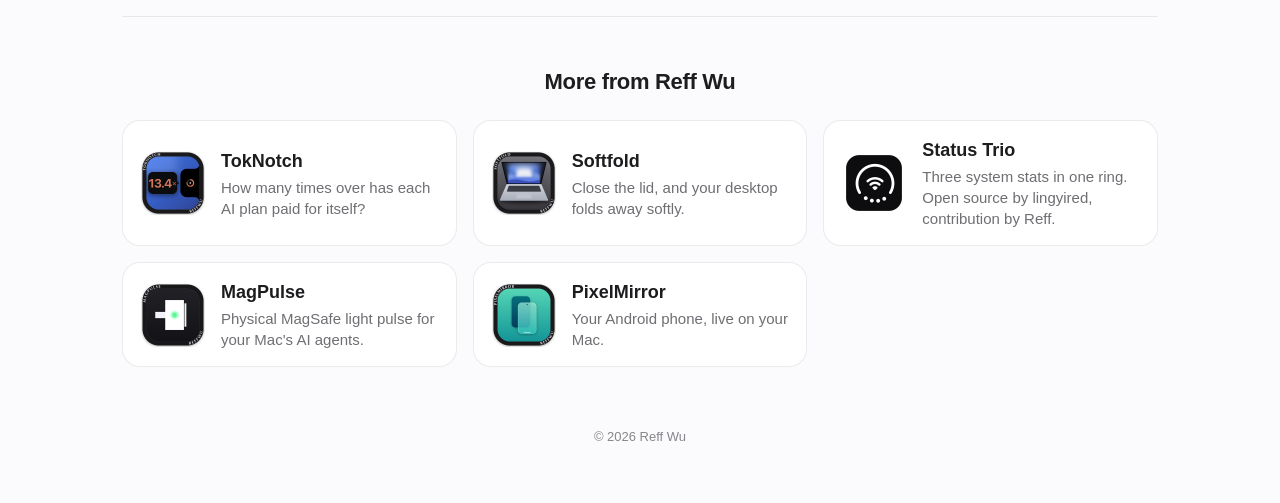
<file: squeeze/index.html>
<!DOCTYPE html>
<html lang="en">
<head>
<meta charset="utf-8">
<meta name="viewport" content="width=device-width, initial-scale=1">
<title>Squeeze · Zero-loss extreme video compressor for macOS.</title>
<meta name="description" content="Zero-loss extreme video compressor for macOS.">
<link rel="icon" href="../icons/squeeze.png">
<link rel="stylesheet" href="../assets/site.css">
<script>window.PAGE_STRINGS = {"page.title": {"en": "Squeeze · Zero-loss extreme video compressor for macOS.", "zh-Hans": "Squeeze · 画质几乎零损失的 macOS 极致视频压缩工具。", "zh-Hant": "Squeeze · 畫質幾乎零損失的 macOS 極致影片壓縮工具。", "ja": "Squeeze · 画質をほぼ損なわない、macOS向け究極の動画圧縮ツール。", "ko": "Squeeze · 화질 손실 없이 파일 크기를 획기적으로 줄이는 macOS 동영상 압축 도구.", "fr": "Squeeze · Compresseur vidéo extrême et sans perte visible pour macOS.", "es": "Squeeze · Compresor de video extremo y sin pérdida perceptible para macOS.", "it": "Squeeze · Compressore video estremo a perdita zero per macOS.", "tr": "Squeeze · macOS için neredeyse sıfır kayıplı ultra video sıkıştırıcı.", "pl": "Squeeze · Ekstremalny kompresor wideo bez widocznej utraty jakości dla macOS.", "nl": "Squeeze · Vrijwel verliesvrije, extreme videocompressor voor macOS."}, "tagline": {"en": "Zero-loss extreme video compressor for macOS.", "zh-Hans": "画质几乎零损失的 macOS 极致视频压缩工具。", "zh-Hant": "畫質幾乎零損失的 macOS 極致影片壓縮工具。", "ja": "画質をほぼ損なわない、macOS向け究極の動画圧縮ツール。", "ko": "화질 손실 없이 파일 크기를 획기적으로 줄이는 macOS 동영상 압축 도구.", "fr": "Compresseur vidéo extrême et sans perte visible pour macOS.", "es": "Compresor de video extremo y sin pérdida perceptible para macOS.", "it": "Compressore video estremo a perdita zero per macOS.", "tr": "macOS için neredeyse sıfır kayıplı ultra video sıkıştırıcı.", "pl": "Ekstremalny kompresor wideo bez widocznej utraty jakości dla macOS.", "nl": "Vrijwel verliesvrije, extreme videocompressor voor macOS."}, "lede": {"en": "macOS screen captures balloon into hundreds of megabytes. Squeeze shrinks them 30x to 100x while keeping Retina text 1:1 pixel-perfect.", "zh-Hans": "macOS 屏幕录像动辄几百兆。Squeeze 将其体积缩减 30 至 100 倍，同时保持 1:1 视网膜点对点原画锐利文字。", "zh-Hant": "macOS 螢幕錄影動輒數百兆。Squeeze 將其體積縮減 30 至 100 倍，同時保持 1:1 視網膜點對點原畫銳利文字。", "ja": "macOS の画面収録は数百MBに膨らみます。Squeeze はRetinaの文字を鮮明なまま 30〜100倍 極小化します。", "ko": "macOS 화면 녹화 파일은 수백 메가에 달합니다. Squeeze는 선명한 Retina 텍스트를 그대로 유지하며 크기를 30~100배 줄여줍니다."}, "requires": {"en": "Requires macOS 14 or later. Apple Silicon and Intel.", "zh-Hans": "需要 macOS 14 或更新版本（全面兼容 Apple 芯片与 Intel Mac）。", "zh-Hant": "需要 macOS 14 或更新版本（全面相容 Apple 晶片與 Intel Mac）。", "ja": "macOS 14 以降が必要です（Apple シリコンおよび Intel Mac 対応）。", "ko": "macOS 14 이상이 필요합니다 (Apple 실리콘 및 Intel Mac 지원)."}, "f0.title": {"en": "30x to 100x smaller", "zh-Hans": "30 ~ 100 倍极致瘦身", "zh-Hant": "30 ~ 100 倍極致瘦身", "ja": "30〜100倍の圧倒的圧縮", "ko": "30~100배 획기적 압축"}, "f0.body": {"en": "Tuned specifically for screen captures. Dynamic rate control strips frame noise while keeping text pin-sharp.", "zh-Hans": "专为屏幕录像深度调优。动态码率控制精准剔除高冗余噪点，文字边缘纤毫毕现。", "zh-Hant": "專為螢幕錄影深度調校。動態位元率控制精準剔除高冗餘雜訊，文字邊緣纖毫畢現。", "ja": "画面録画に特化した最適化。動的レート制御でノイズを除去し、文字は極めてシャープに保ちます。", "ko": "화면 녹화에 특화된 최적化. 동적 레이트 제어로 노이즈를 제거하고 텍스트는 선명하게 유지합니다."}, "f1.title": {"en": "Pixel-perfect 1:1 Retina", "zh-Hans": "1:1 原画零损点对点", "zh-Hant": "1:1 原畫零損點對點", "ja": "1:1 ピクセル完全な鮮明度", "ko": "1:1 픽셀 완벽 선명도"}, "f1.body": {"en": "Maintains native 4K/Retina display resolution. Code, terminals, and UI remain tack-sharp without blur.", "zh-Hans": "保留完整 4K/Retina 原生视网膜分辨率。代码、终端命令和界面细节绝不模糊。", "zh-Hant": "保留完整 4K/Retina 原生物理解析度。程式碼、終端機命令與介面細節絕不模糊。", "ja": "ネイティブの 4K/Retina 解像度を完全保持。コードやターミナル、UI が一切ぼやけません。", "ko": "네이티브 4K/Retina 해상도 완벽 보존. 코드, 터미널, UI 디테일이 전혀 흐려지지 않습니다."}, "f2.title": {"en": "Local, fast & safe", "zh-Hans": "全本地秒级硬解，安全清理", "zh-Hant": "全本機秒級硬解，安全清理", "ja": "完全ローカル、安全なゴミ箱連携", "ko": "완전 로컬, 안전한 휴지통 정리"}, "f2.body": {"en": "Hardware acceleration for Apple silicon with seamless Intel CPU fallback. Safely moves original videos to Trash.", "zh-Hans": "优先调度 Apple 芯片硬件加速，Intel 设备无缝降级。支持将臃肿原片安全移入废纸篓随时放回。", "zh-Hant": "優先調度 Apple 晶片硬體加速，Intel 設備無縫降級。支援將臃腫原片安全移入垃圾桶隨時放回。", "ja": "Apple シリコンのハードウェア加速に対応、Intel も完全サポート。巨大な元動画を安全にゴミ箱へ移動可能。", "ko": "Apple 실리콘 하드웨어 가속 및 Intel 완벽 지원. 대용량 원본을 macOS 휴지통으로 안전하게 이동."}};</script>
<script src="../assets/site.js" defer></script>
</head>
<body data-app="squeeze" data-root="../">
<nav><div class="shell"><a class="brand" href="../">Reff Wu</a><select class="lang" aria-label="Language"></select></div></nav>
<main class="shell">
  <section class="hero">
    <img class="icon" src="../icons/squeeze.png" alt="Squeeze" width="128" height="128">
    <h1>Squeeze</h1>
    <p class="tagline" data-i18n="tagline">Zero-loss extreme video compressor for macOS.</p>
    <p class="lede" data-i18n="lede">macOS screen captures balloon into hundreds of megabytes. Squeeze shrinks them 30x to 100x while keeping Retina text 1:1 pixel-perfect.</p>
    <div class="cta">
      <div class="cta-row">
        <a class="download" href="https://reffwu.github.io/apps/squeeze/Squeeze.dmg"><svg viewBox="0 0 20 20" fill="none" stroke="currentColor" stroke-width="2" stroke-linecap="round" stroke-linejoin="round"><path d="M10 3v10m-4.5-4.5L10 13l4.5-4.5M4 17h12"/></svg><span data-i18n="download">Download for Mac</span></a>
      </div>
      <span class="fine" data-i18n="fine">Free · macOS 14 or later · Signed and notarized by Apple</span>
      <div class="stat-pill" data-stat-pill><span class="live-dot" aria-hidden="true"></span><span class="stat-text">Native · Free · Zero-loss</span></div>
    </div>
  </section>
  <figure class="shot shot-dual"><img class="shot-main" data-hero="hero" src="hero-en.webp" alt="Squeeze Workspace"><img class="shot-settings" data-hero="settings" src="settings-en.webp" alt="Squeeze Preferences"></figure>
  <section class="features"><div class="feature"><h3 data-i18n="f0.title">30x to 100x smaller</h3><p data-i18n="f0.body">Tuned specifically for screen captures. Dynamic rate control strips frame noise while keeping text pin-sharp.</p></div><div class="feature"><h3 data-i18n="f1.title">Pixel-perfect 1:1 Retina</h3><p data-i18n="f1.body">Maintains native 4K/Retina display resolution. Code, terminals, and UI remain tack-sharp without blur.</p></div><div class="feature"><h3 data-i18n="f2.title">Local, fast & safe</h3><p data-i18n="f2.body">Hardware acceleration for Apple silicon with seamless Intel CPU fallback. Safely moves original videos to Trash.</p></div></section>
  <p class="requires" data-i18n="requires">Requires macOS 14 or later. Apple Silicon and Intel.</p>
  <section class="more" data-more hidden>
    <h2 data-i18n="more">More from Reff Wu</h2>
    <div class="grid" data-apps></div>
  </section>
</main>
<footer>© 2026 Reff Wu</footer>
</body>
</html>
</file>
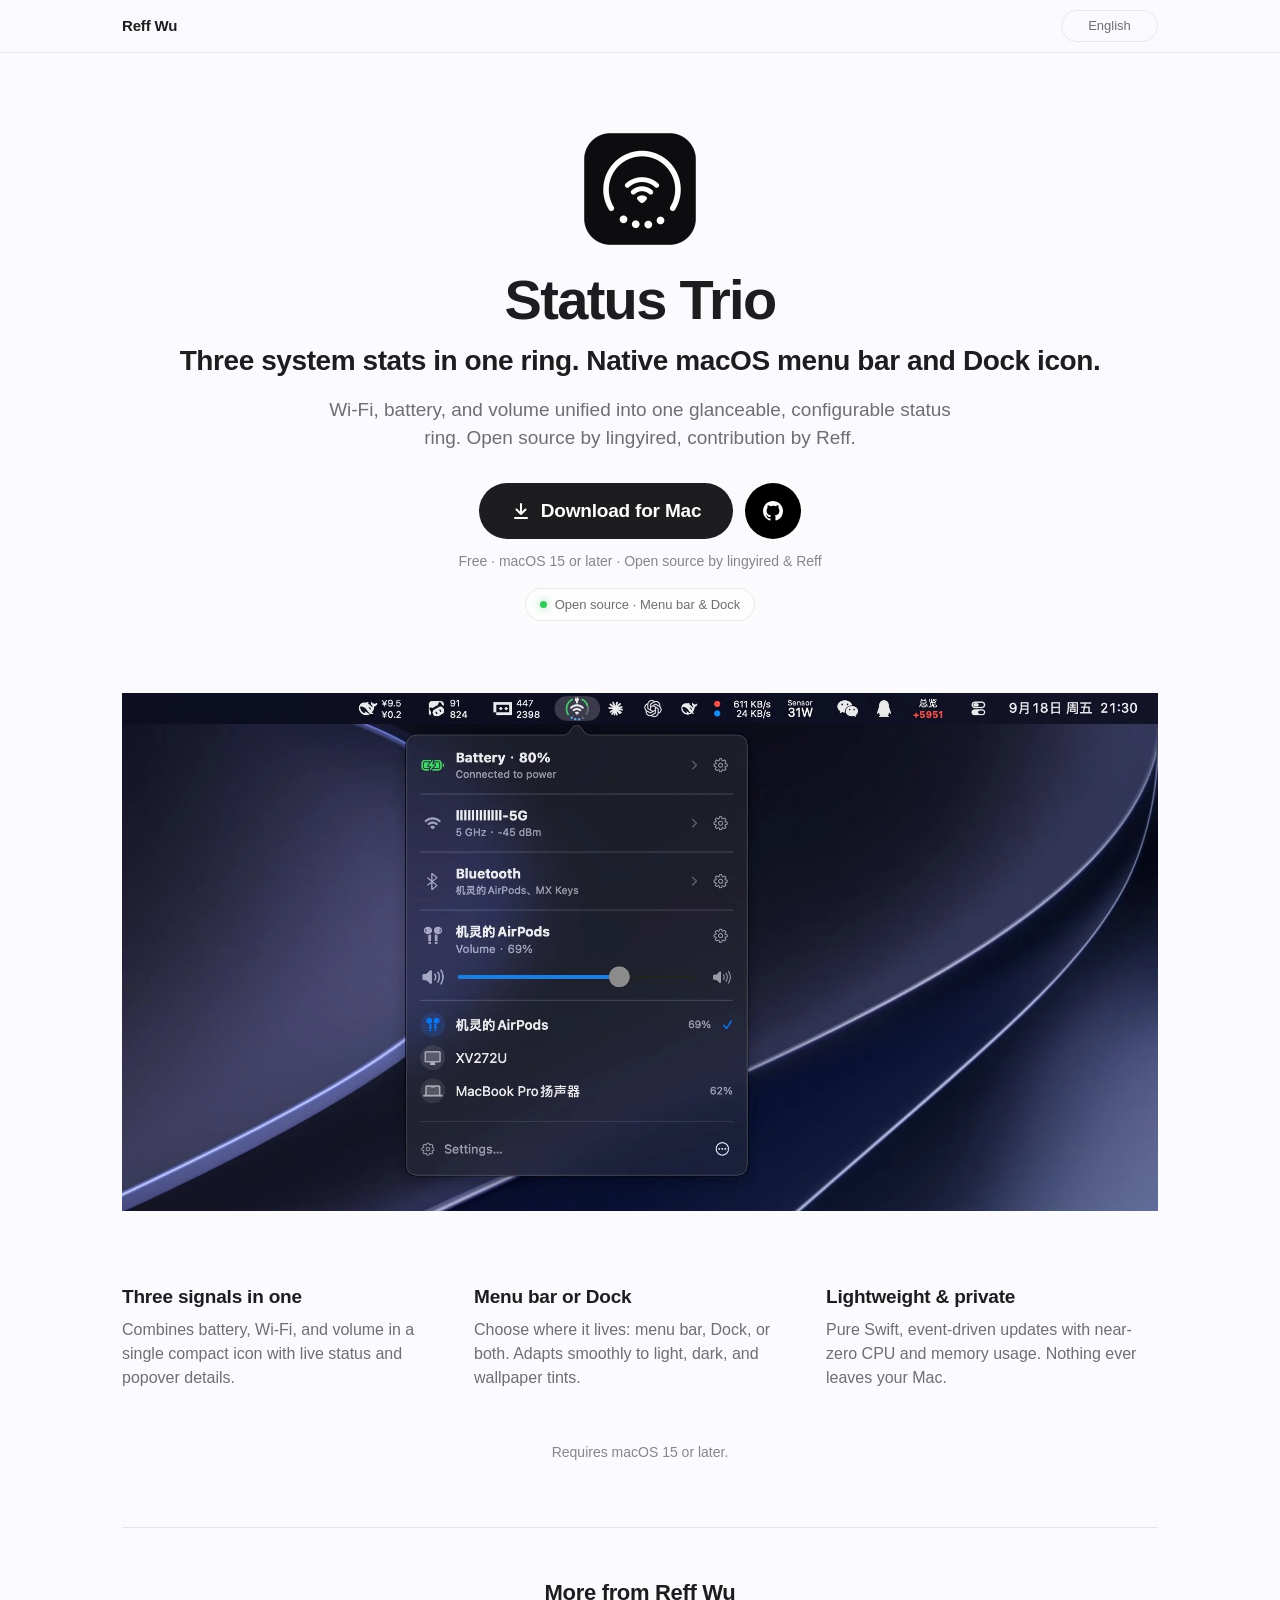
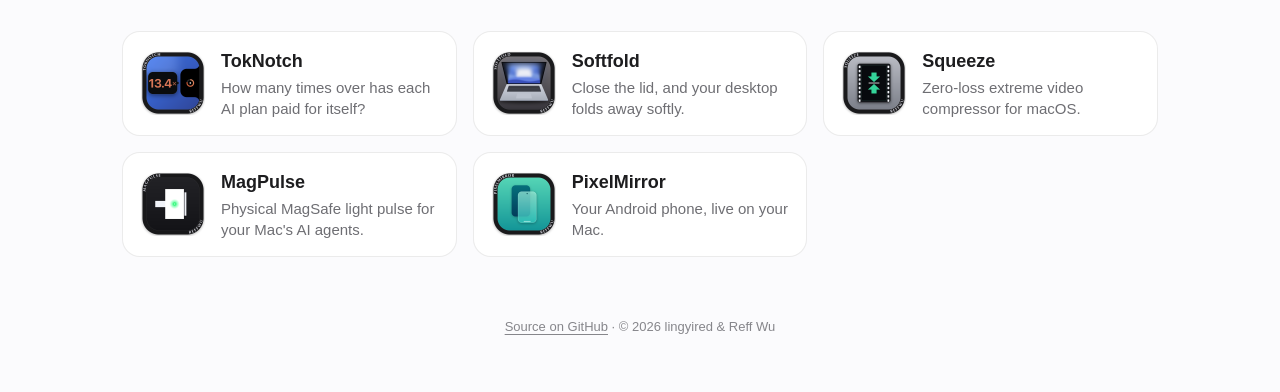
<file: statustrio/index.html>
<!DOCTYPE html>
<html lang="en">
<head>
<meta charset="utf-8">
<meta name="viewport" content="width=device-width, initial-scale=1">
<title>Status Trio · Three system stats in one ring</title>
<meta name="description" content="Three system signals in one native macOS status icon, in your menu bar or the Dock.">
<link rel="icon" href="../icons/statustrio.png">
<link rel="stylesheet" href="../assets/site.css">
<script>window.PAGE_STRINGS = {"page.title": {"en": "Status Trio · Three system stats in one ring", "zh-Hans": "Status Trio · 三合一菜单栏状态环", "zh-Hant": "Status Trio · 三合一功能表列狀態環", "ja": "Status Trio · 3つのシステム状態をひとつのリングに", "ko": "Status Trio · 세 가지 시스템 상태를 하나의 링에", "fr": "Status Trio · Trois états système dans la barre des menus", "es": "Status Trio · Tres estados del sistema en un solo icono", "it": "Status Trio · Tre stati di sistema nella barra dei menu", "tr": "Status Trio · Üç sistem durumu tek bir simgede", "pl": "Status Trio · Trzy stany systemu w jednym pierścieniu", "nl": "Status Trio · Drie systeemstatussen in één ring"}, "tagline": {"en": "Three system stats in one ring. Native macOS menu bar and Dock icon.", "zh-Hans": "三合一菜单栏状态环。原生 macOS 菜单栏与 Dock 图标。", "zh-Hant": "三合一功能表列狀態環。原生 macOS 功能表列與 Dock 圖示。", "ja": "3つのシステム状態をひとつのリングに。Mac のメニューバーと Dock に。", "ko": "세 가지 시스템 상태를 하나의 링에. Mac 메뉴 막대와 Dock 아이콘.", "fr": "Trois états système dans un seul anneau. Barre des menus et Dock.", "es": "Tres estados del sistema en un solo anillo. Barra de menús y Dock.", "it": "Tre stati di sistema in un solo anello. Barra dei menu e Dock.", "tr": "Tek bir halkada üç sistem durumu. macOS menü çubuğu ve Dock simgesi.", "pl": "Trzy stany systemu w jednym pierścieniu. Pasek menu i Dock w macOS.", "nl": "Drie systeemstatussen in één ring. macOS-menubalk en Dock-icoon."}, "lede": {"en": "Wi-Fi, battery, and volume unified into one glanceable, configurable status ring. Open source by lingyired, contribution by Reff.", "zh-Hans": "Wi-Fi、电池与音量合三为一，一瞥即知，高度可定制。开源精选（lingyired 原创，Reff 参与贡献）。", "zh-Hant": "Wi-Fi、電池與音量合三為一，一瞥即知，高度可自訂。開源精選（lingyired 原創，Reff 參與貢獻）。", "ja": "Wi-Fi、バッテリー、音量をひとつのリングに統合。lingyired 原作、Reff 協力。", "ko": "Wi-Fi, 배터리, 음량을 하나의 링으로 통합. lingyired 원작, Reff 기여.", "fr": "Wi-Fi, batterie et volume réunis dans un anneau d'état configurable. Open source par lingyired, contribution par Reff.", "es": "Wi-Fi, batería y volumen unificados en un anillo de estado configurable. Código abierto de lingyired, contribución de Reff.", "it": "Wi-Fi, batteria e volume unificati in un anello di stato configurabile. Open source di lingyired, contributo di Reff.", "tr": "Wi-Fi, pil ve ses tek bir özelleştirilebilir halkada. lingyired açık kaynak, Reff katkısı.", "pl": "Wi-Fi, bateria i głośność w jednym czytelnym pierścieniu. Open source od lingyired, wkład Reff.", "nl": "Wi-Fi, batterij en volume verenigd in één configureerbare ring. Open source van lingyired, bijdrage door Reff."}, "fine": {"en": "Free · macOS 15 or later · Open source by lingyired & Reff", "zh-Hans": "免费 · macOS 15 或更新版本 · 开源精选（lingyired & Reff）", "zh-Hant": "免費 · macOS 15 或更新版本 · 開源精選（lingyired & Reff）", "ja": "無料 · macOS 15 以降 · オープンソース（lingyired & Reff）", "ko": "무료 · macOS 15 이상 · 오픈 소스 (lingyired & Reff)", "fr": "Gratuit · macOS 15 ou ultérieur · Open source par lingyired & Reff", "es": "Gratis · macOS 15 o posterior · Código abierto de lingyired & Reff", "it": "Gratis · macOS 15 o successivo · Open source di lingyired & Reff", "tr": "Ücretsiz · macOS 15 veya üstü · lingyired & Reff açık kaynak", "pl": "Za darmo · macOS 15 lub nowszy · Open source od lingyired & Reff", "nl": "Gratis · macOS 15 of nieuwer · Open source van lingyired & Reff"}, "requires": {"en": "Requires macOS 15 or later.", "zh-Hans": "需要 macOS 15 或更新版本。", "zh-Hant": "需要 macOS 15 或更新版本。", "ja": "macOS 15 以降が必要です。", "ko": "macOS 15 이상이 필요합니다.", "fr": "Nécessite macOS 15 ou ultérieur.", "es": "Requiere macOS 15 o posterior.", "it": "Richiede macOS 15 o successivo.", "tr": "macOS 15 veya üstü gerekir.", "pl": "Wymaga systemu macOS 15 lub nowszego.", "nl": "Vereist macOS 15 of nieuwer."}, "f0.title": {"en": "Three signals in one", "zh-Hans": "三合一极简指示", "zh-Hant": "三合一極簡指示", "ja": "3つの状態を凝縮", "ko": "세 가지 신호를 하나로", "fr": "Trois signaux en un", "es": "Tres señales en una", "it": "Tre segnali in uno", "tr": "Tek simgede üç sinyal", "pl": "Trzy sygnały w jednym", "nl": "Drie signalen in één"}, "f0.body": {"en": "Combines battery, Wi-Fi, and volume in a single compact icon with live status and popover details.", "zh-Hans": "将电池、Wi-Fi 与音量浓缩至一枚原生图标，支持实时状态与快捷详情面板。", "zh-Hant": "將電池、Wi-Fi 與音量濃縮至一枚原生圖示，支援即時狀態與快捷詳情面板。", "ja": "バッテリー、Wi-Fi、音量をひとつのコンパクトなアイコンに。詳細ポップオーバーも対応。", "ko": "배터리, Wi-Fi, 음량을 하나의 컴팩트한 아이콘에 담아 실시간 상태와 팝오버를 제공합니다.", "fr": "Combine batterie, Wi-Fi et volume dans une seule icône compacte avec détails en popover.", "es": "Combina batería, Wi-Fi y volume en un solo icono compacto con detalles en popover.", "it": "Combina batteria, Wi-Fi e volume in un'unica icona compatta con dettagli nel popover.", "tr": "Pil, Wi-Fi ve sesi canlı durum ve açılır pencere detaylarıyla tek bir simgede birleştirir.", "pl": "Łączy baterię, Wi-Fi i głośność w jednej ikonie z podglądem na żywo i wysuwanym panelem.", "nl": "Combineert batterij, Wi-Fi en volume in één compact icoon met live status en popover-details."}, "f1.title": {"en": "Menu bar or Dock", "zh-Hans": "菜单栏与 Dock 随心选", "zh-Hant": "功能表列與 Dock 隨心選", "ja": "メニューバーでも Dock でも", "ko": "메뉴 막대 또는 Dock", "fr": "Barre des menus ou Dock", "es": "Barra de menús o Dock", "it": "Barra dei menu o Dock", "tr": "Menü çubuğu veya Dock", "pl": "Pasek menu lub Dock", "nl": "Menubalk of Dock"}, "f1.body": {"en": "Choose where it lives: menu bar, Dock, or both. Adapts smoothly to light, dark, and wallpaper tints.", "zh-Hans": "自由常驻菜单栏、Dock 栏或两者兼具，无缝融入 macOS 深浅色外观。", "zh-Hant": "自由常駐功能表列、Dock 欄或兩者兼具，無縫融入 macOS 深淺色外觀。", "ja": "メニューバー、Dock、または両方に配置可能。ライト・ダークの外観に自然に適応します。", "ko": "메뉴 막대, Dock, 또는 둘 다에 배치할 수 있습니다. 라이트/다크 모드에 매끄럽게 적응합니다.", "fr": "Choisissez son emplacement : barre des menus, Dock ou les deux. S’adapte aux modes clair et sombre.", "es": "Elige dónde colocarlo: barra de menús, Dock o ambos. Se adapta a modos claro y oscuro.", "it": "Scegli dove posizionarlo: barra dei menu, Dock o entrambi. Si adatta a modalità chiara e scura.", "tr": "Menü çubuğunda, Dock’ta veya her ikisinde de kullanın. Açık ve koyu temalara sorunsuzca uyum sağlar.", "pl": "Wybierz, gdzie ma być: na pasku menu, w Docku czy w obu miejscach. Płynnie dopasowuje się do motywu.", "nl": "Kies waar het staat: menubalk, Dock of beide. Past zich soepel aan lichte en donkere weergave aan."}, "f2.title": {"en": "Lightweight & private", "zh-Hans": "轻量纯净，零额外负担", "zh-Hant": "輕量純淨，零額外負擔", "ja": "軽量で安全、低負荷", "ko": "가볍고 안전한 순정 앱", "fr": "Léger et respectueux de la vie privée", "es": "Ligero y respetuoso con la privacidad", "it": "Leggero e privato", "tr": "Hafif ve gizlilik odaklı", "pl": "Lekki i prywatny", "nl": "Lichtgewicht en privé"}, "f2.body": {"en": "Pure Swift, event-driven updates with near-zero CPU and memory usage. Nothing ever leaves your Mac.", "zh-Hans": "纯 Swift 打造，事件驱动极低功耗，完全开源，零数据外流。", "zh-Hant": "純 Swift 打造，事件驅動極低功耗，完全開源，零資料外流。", "ja": "純 Swift 製。イベント駆動で CPU やメモリ消費はほぼゼロ。外部通信も一切ありません。", "ko": "순수 Swift로 제작되어 이벤트 기반으로 CPU와 메모리 사용량이 거의 없습니다. 데이터 유출 걱정 없음.", "fr": "Purement en Swift, mises à jour événementielles avec un usage CPU minimal. Aucune donnée ne quitte votre Mac.", "es": "Puro Swift, consumo mínimo de CPU y memoria. Nada sale de tu Mac.", "it": "Puro Swift, consumo quasi nullo di CPU e memoria. Nessun dato lascia il tuo Mac.", "tr": "Saf Swift, olay odaklı güncellemelerle neredeyse sıfır kaynak kullanımı. Verileriniz Mac'inizde kalır.", "pl": "Czysty Swift, aktualizacje sterowane zdarzeniami przy niemal zerowym zużyciu zasobów. Żadne dane nie opuszczają Maca.", "nl": "Puur Swift, minimale systeembelasting en volledige privacy. Geen data verlaat je Mac."}};</script>
<script src="../assets/site.js" defer></script>
</head>
<body data-app="statustrio" data-root="../">
<nav><div class="shell"><a class="brand" href="../">Reff Wu</a><select class="lang" aria-label="Language"></select></div></nav>
<main class="shell">
  <section class="hero">
    <img class="icon" src="../icons/statustrio.png" alt="Status Trio" width="128" height="128">
    <h1>Status Trio</h1>
    <p class="tagline" data-i18n="tagline">Three system stats in one ring. Native macOS menu bar and Dock icon.</p>
    <p class="lede" data-i18n="lede">Wi-Fi, battery, and volume unified into one glanceable, configurable status ring. Open source by lingyired, contribution by Reff.</p>
    <div class="cta">
      <div class="cta-row">
        <a class="download" href="https://github.com/lingyired/status-trio/releases/latest"><svg viewBox="0 0 20 20" fill="none" stroke="currentColor" stroke-width="2" stroke-linecap="round" stroke-linejoin="round"><path d="M10 3v10m-4.5-4.5L10 13l4.5-4.5M4 17h12"/></svg><span data-i18n="download">Download for Mac</span></a>
        <a class="github-btn" href="https://github.com/lingyired/status-trio" target="_blank" rel="noopener" aria-label="GitHub" title="GitHub"><svg viewBox="0 0 24 24" width="24" height="24" fill="currentColor" aria-hidden="true"><path fill-rule="evenodd" clip-rule="evenodd" d="M12 2C6.477 2 2 6.484 2 12.017c0 4.425 2.865 8.18 6.839 9.504.5.092.682-.217.682-.483 0-.237-.008-.868-.013-1.703-2.782.605-3.369-1.343-3.369-1.343-.454-1.158-1.11-1.466-1.11-1.466-.908-.62.069-.608.069-.608 1.003.07 1.53 1.032 1.53 1.032.892 1.53 2.341 1.088 2.91.832.092-.647.35-1.088.636-1.338-2.22-.253-4.555-1.113-4.555-4.951 0-1.093.39-1.988 1.029-2.688-.103-.253-.446-1.272.098-2.65 0 0 .84-.27 2.75 1.026A9.564 9.564 0 0112 6.844c.85.004 1.705.115 2.504.337 1.909-1.296 2.747-1.027 2.747-1.027.546 1.379.202 2.398.1 2.651.64.7 1.028 1.595 1.028 2.688 0 3.848-2.339 4.695-4.566 4.943.359.309.678.92.678 1.855 0 1.338-.012 2.419-.012 2.747 0 .268.18.58.688.482A10.019 10.019 0 0022 12.017C22 6.484 17.522 2 12 2z"/></svg></a>
      </div>
      <span class="fine" data-i18n="fine">Free · macOS 15 or later · Open source by lingyired & Reff</span>
      <div class="stat-pill" data-stat-pill><span class="live-dot" aria-hidden="true"></span><span class="stat-text">Open source · Menu bar & Dock</span></div>
    </div>
  </section>
  <figure class="shot"><img data-hero="hero" src="hero-en.webp" alt="Status Trio"></figure>
  <section class="features"><div class="feature"><h3 data-i18n="f0.title">Three signals in one</h3><p data-i18n="f0.body">Combines battery, Wi-Fi, and volume in a single compact icon with live status and popover details.</p></div><div class="feature"><h3 data-i18n="f1.title">Menu bar or Dock</h3><p data-i18n="f1.body">Choose where it lives: menu bar, Dock, or both. Adapts smoothly to light, dark, and wallpaper tints.</p></div><div class="feature"><h3 data-i18n="f2.title">Lightweight & private</h3><p data-i18n="f2.body">Pure Swift, event-driven updates with near-zero CPU and memory usage. Nothing ever leaves your Mac.</p></div></section>
  <p class="requires" data-i18n="requires">Requires macOS 15 or later.</p>
  <section class="more" data-more hidden>
    <h2 data-i18n="more">More from Reff Wu</h2>
    <div class="grid" data-apps></div>
  </section>
</main>
<footer><a href="https://github.com/lingyired/status-trio" data-i18n="source">Source on GitHub</a> · © 2026 lingyired & Reff Wu</footer>
</body>
</html>
</file>
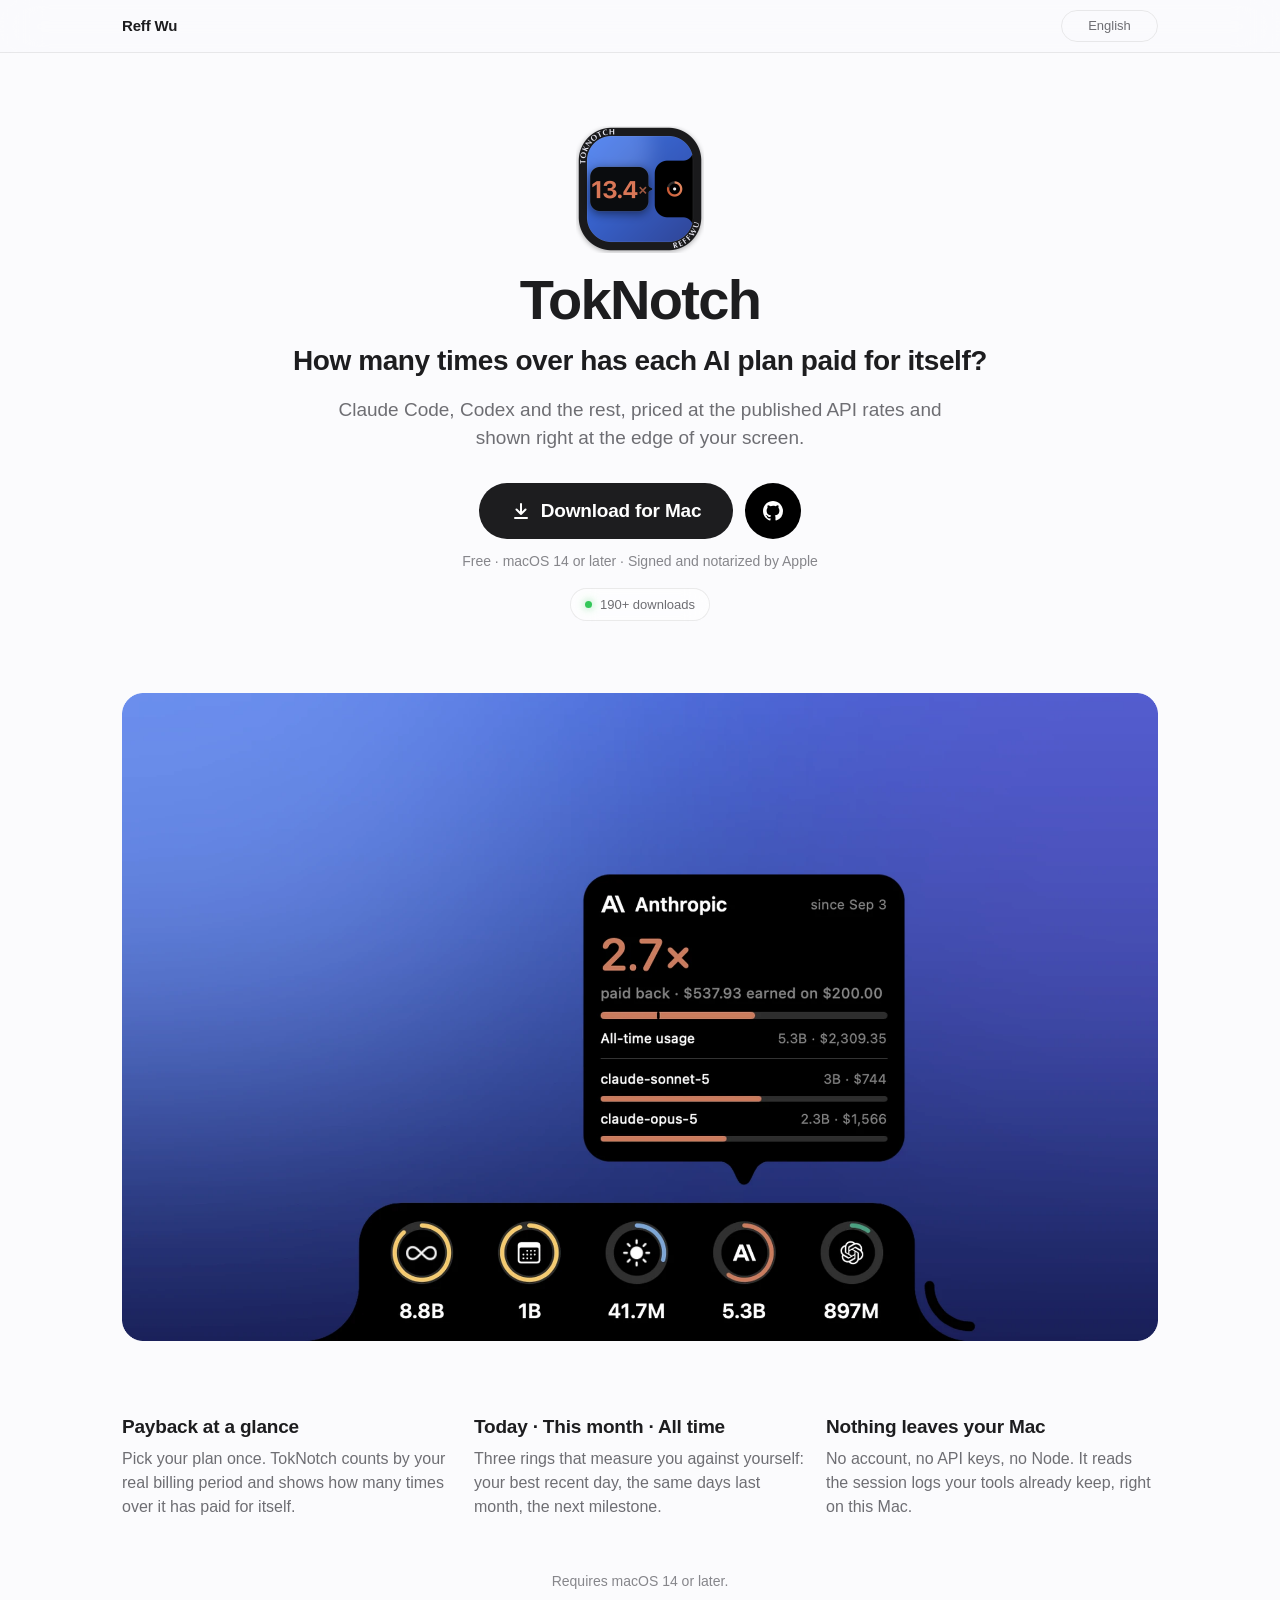
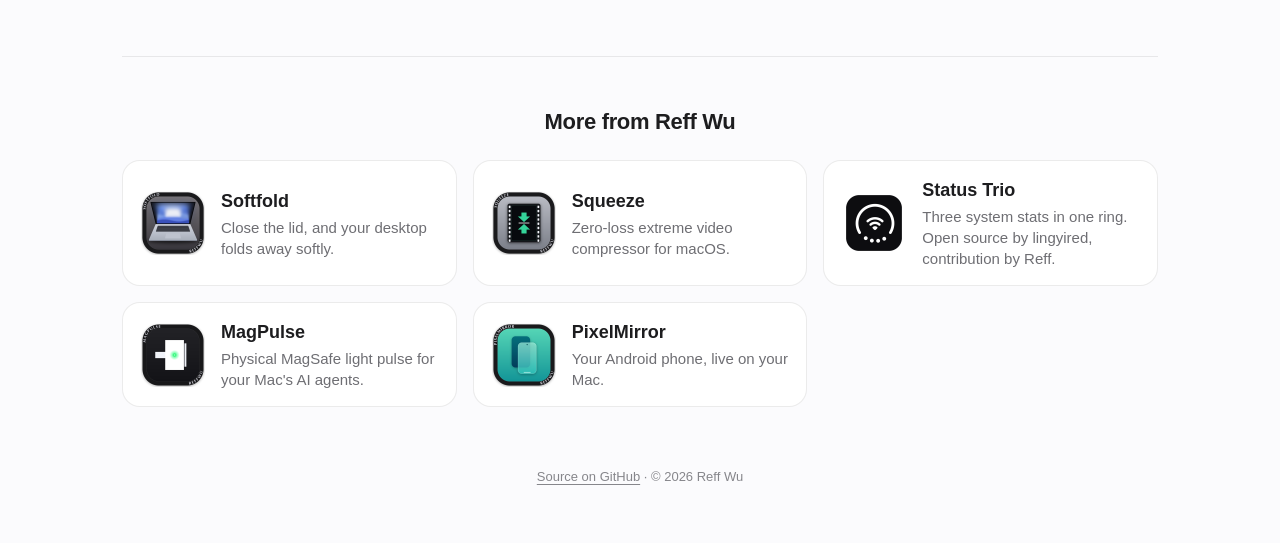
<file: toknotch/index.html>
<!DOCTYPE html>
<html lang="en">
<head>
<meta charset="utf-8">
<meta name="viewport" content="width=device-width, initial-scale=1">
<title>TokNotch · How many times over has each AI plan paid for itself?</title>
<meta name="description" content="How many times over has each AI plan paid for itself?">
<link rel="icon" href="../icons/toknotch.png">
<link rel="stylesheet" href="../assets/site.css">
<script>window.PAGE_STRINGS = {"page.title": {"en": "TokNotch · How many times over has each AI plan paid for itself?", "zh-Hans": "TokNotch · 你的每个 AI 套餐，到底回本了几倍？", "zh-Hant": "TokNotch · 你的每個 AI 方案，到底回本了幾倍？", "ja": "TokNotch · その AI プラン、何倍の元が取れていますか？", "ko": "TokNotch · 내 AI 요금제, 몇 배나 본전을 뽑았을까?", "fr": "TokNotch · Combien de fois chaque abonnement IA s’est-il rentabilisé ?", "es": "TokNotch · ¿Cuántas veces se ha amortizado cada suscripción de IA?", "it": "TokNotch · Quante volte si è ripagato ogni tuo piano IA?", "tr": "TokNotch · Her yapay zekâ planınız kendini kaç kez amorti etti?", "pl": "TokNotch · Ile razy zwrócił się każdy Twój plan AI?", "nl": "TokNotch · Hoe vaak heeft elk AI-abonnement zich al terugverdiend?"}, "tagline": {"en": "How many times over has each AI plan paid for itself?", "zh-Hans": "你的每个 AI 套餐，到底回本了几倍？", "zh-Hant": "你的每個 AI 方案，到底回本了幾倍？", "ja": "その AI プラン、何倍の元が取れていますか？", "ko": "내 AI 요금제, 몇 배나 본전을 뽑았을까?", "fr": "Combien de fois chaque abonnement IA s’est-il rentabilisé ?", "es": "¿Cuántas veces se ha amortizado cada suscripción de IA?", "it": "Quante volte si è ripagato ogni tuo piano IA?", "tr": "Her yapay zekâ planınız kendini kaç kez amorti etti?", "pl": "Ile razy zwrócił się każdy Twój plan AI?", "nl": "Hoe vaak heeft elk AI-abonnement zich al terugverdiend?"}, "lede": {"en": "Claude Code, Codex and the rest, priced at the published API rates and shown right at the edge of your screen.", "zh-Hans": "Claude Code、Codex 等工具的真实用量，按公开 API 价格换算，就放在屏幕边缘。", "zh-Hant": "Claude Code、Codex 等工具的真實用量，按公開 API 價格換算，就放在螢幕邊緣。", "ja": "Claude Code や Codex などの実際の使用量を公開 API 料金で換算して、画面の端に。", "ko": "Claude Code, Codex 등의 실제 사용량을 공개 API 요금으로 환산해 화면 가장자리에."}, "requires": {"en": "Requires macOS 14 or later.", "zh-Hans": "需要 macOS 14 或更新版本。", "zh-Hant": "需要 macOS 14 或更新版本。", "ja": "macOS 14 以降が必要です。", "ko": "macOS 14 이상이 필요합니다."}, "f0.title": {"en": "Payback at a glance", "zh-Hans": "回本一眼看清", "zh-Hant": "回本一眼看清", "ja": "回収倍率がひと目で", "ko": "회수 배수를 한눈에"}, "f0.body": {"en": "Pick your plan once. TokNotch counts by your real billing period and shows how many times over it has paid for itself.", "zh-Hans": "选好套餐一次就行。按真实计费周期计算，直接告诉你回本了几倍。", "zh-Hant": "選好方案一次就好。按真實計費週期計算，直接告訴你回本了幾倍。", "ja": "プランを一度選ぶだけ。実際の請求期間で数え、何倍の元が取れたかを示します。", "ko": "요금제를 한 번만 고르세요. 실제 청구 기간으로 계산해 몇 배나 회수했는지 보여 줍니다."}, "f1.title": {"en": "Today · This month · All time", "zh-Hans": "今日 · 本月 · 累计", "zh-Hant": "今日 · 本月 · 累計", "ja": "今日 · 今月 · これまで", "ko": "오늘 · 이번 달 · 전체"}, "f1.body": {"en": "Three rings that measure you against yourself: your best recent day, the same days last month, the next milestone.", "zh-Hans": "三个环，拿你和自己比：近 30 天最好的一天、上月同期、下一个里程碑。", "zh-Hant": "三個環，拿你和自己比：近 30 天最好的一天、上月同期、下一個里程碑。", "ja": "3 つのリングは自分と比べます。直近で一番の日、先月の同じ期間、次の節目。", "ko": "세 개의 링이 자신과 비교합니다: 최근 최고의 하루, 지난달 같은 기간, 다음 이정표."}, "f2.title": {"en": "Nothing leaves your Mac", "zh-Hans": "数据不出本机", "zh-Hant": "資料不出本機", "ja": "Mac から何も出ていかない", "ko": "Mac 밖으로 나가지 않습니다"}, "f2.body": {"en": "No account, no API keys, no Node. It reads the session logs your tools already keep, right on this Mac.", "zh-Hans": "无需账号、API 密钥或 Node。只读本机上各工具原本就有的会话记录。", "zh-Hant": "無需帳號、API 金鑰或 Node。只讀本機上各工具原本就有的工作階段記錄。", "ja": "アカウントも API キーも Node も不要。ツールがもともと残すセッションログを、この Mac の中で読みます。", "ko": "계정도, API 키도, Node도 필요 없습니다. 도구가 원래 남기는 세션 기록을 이 Mac 안에서 읽습니다."}};</script>
<script src="../assets/site.js" defer></script>
</head>
<body data-app="toknotch" data-root="../">
<nav><div class="shell"><a class="brand" href="../">Reff Wu</a><select class="lang" aria-label="Language"></select></div></nav>
<main class="shell">
  <section class="hero">
    <img class="icon" src="../icons/toknotch.png" alt="TokNotch" width="128" height="128">
    <h1>TokNotch</h1>
    <p class="tagline" data-i18n="tagline">How many times over has each AI plan paid for itself?</p>
    <p class="lede" data-i18n="lede">Claude Code, Codex and the rest, priced at the published API rates and shown right at the edge of your screen.</p>
    <div class="cta">
      <div class="cta-row">
        <a class="download" href="https://github.com/ReffWu/toknotch/releases/latest/download/TokNotch.dmg"><svg viewBox="0 0 20 20" fill="none" stroke="currentColor" stroke-width="2" stroke-linecap="round" stroke-linejoin="round"><path d="M10 3v10m-4.5-4.5L10 13l4.5-4.5M4 17h12"/></svg><span data-i18n="download">Download for Mac</span></a>
        <a class="github-btn" href="https://github.com/ReffWu/toknotch" target="_blank" rel="noopener" aria-label="GitHub" title="GitHub"><svg viewBox="0 0 24 24" width="24" height="24" fill="currentColor" aria-hidden="true"><path fill-rule="evenodd" clip-rule="evenodd" d="M12 2C6.477 2 2 6.484 2 12.017c0 4.425 2.865 8.18 6.839 9.504.5.092.682-.217.682-.483 0-.237-.008-.868-.013-1.703-2.782.605-3.369-1.343-3.369-1.343-.454-1.158-1.11-1.466-1.11-1.466-.908-.62.069-.608.069-.608 1.003.07 1.53 1.032 1.53 1.032.892 1.53 2.341 1.088 2.91.832.092-.647.35-1.088.636-1.338-2.22-.253-4.555-1.113-4.555-4.951 0-1.093.39-1.988 1.029-2.688-.103-.253-.446-1.272.098-2.65 0 0 .84-.27 2.75 1.026A9.564 9.564 0 0112 6.844c.85.004 1.705.115 2.504.337 1.909-1.296 2.747-1.027 2.747-1.027.546 1.379.202 2.398.1 2.651.64.7 1.028 1.595 1.028 2.688 0 3.848-2.339 4.695-4.566 4.943.359.309.678.92.678 1.855 0 1.338-.012 2.419-.012 2.747 0 .268.18.58.688.482A10.019 10.019 0 0022 12.017C22 6.484 17.522 2 12 2z"/></svg></a>
      </div>
      <span class="fine" data-i18n="fine">Free · macOS 14 or later · Signed and notarized by Apple</span>
      <div class="stat-pill" data-stat-pill><span class="live-dot" aria-hidden="true"></span><span class="stat-text">190+ downloads</span></div>
    </div>
  </section>
  <figure class="shot"><img data-hero="hero" src="hero-en.webp" alt="TokNotch"></figure>
  <section class="features"><div class="feature"><h3 data-i18n="f0.title">Payback at a glance</h3><p data-i18n="f0.body">Pick your plan once. TokNotch counts by your real billing period and shows how many times over it has paid for itself.</p></div><div class="feature"><h3 data-i18n="f1.title">Today · This month · All time</h3><p data-i18n="f1.body">Three rings that measure you against yourself: your best recent day, the same days last month, the next milestone.</p></div><div class="feature"><h3 data-i18n="f2.title">Nothing leaves your Mac</h3><p data-i18n="f2.body">No account, no API keys, no Node. It reads the session logs your tools already keep, right on this Mac.</p></div></section>
  <p class="requires" data-i18n="requires">Requires macOS 14 or later.</p>
  <section class="more" data-more hidden>
    <h2 data-i18n="more">More from Reff Wu</h2>
    <div class="grid" data-apps></div>
  </section>
</main>
<footer><a href="https://github.com/ReffWu/toknotch" data-i18n="source">Source on GitHub</a> · © 2026 Reff Wu</footer>
</body>
</html>
</file>
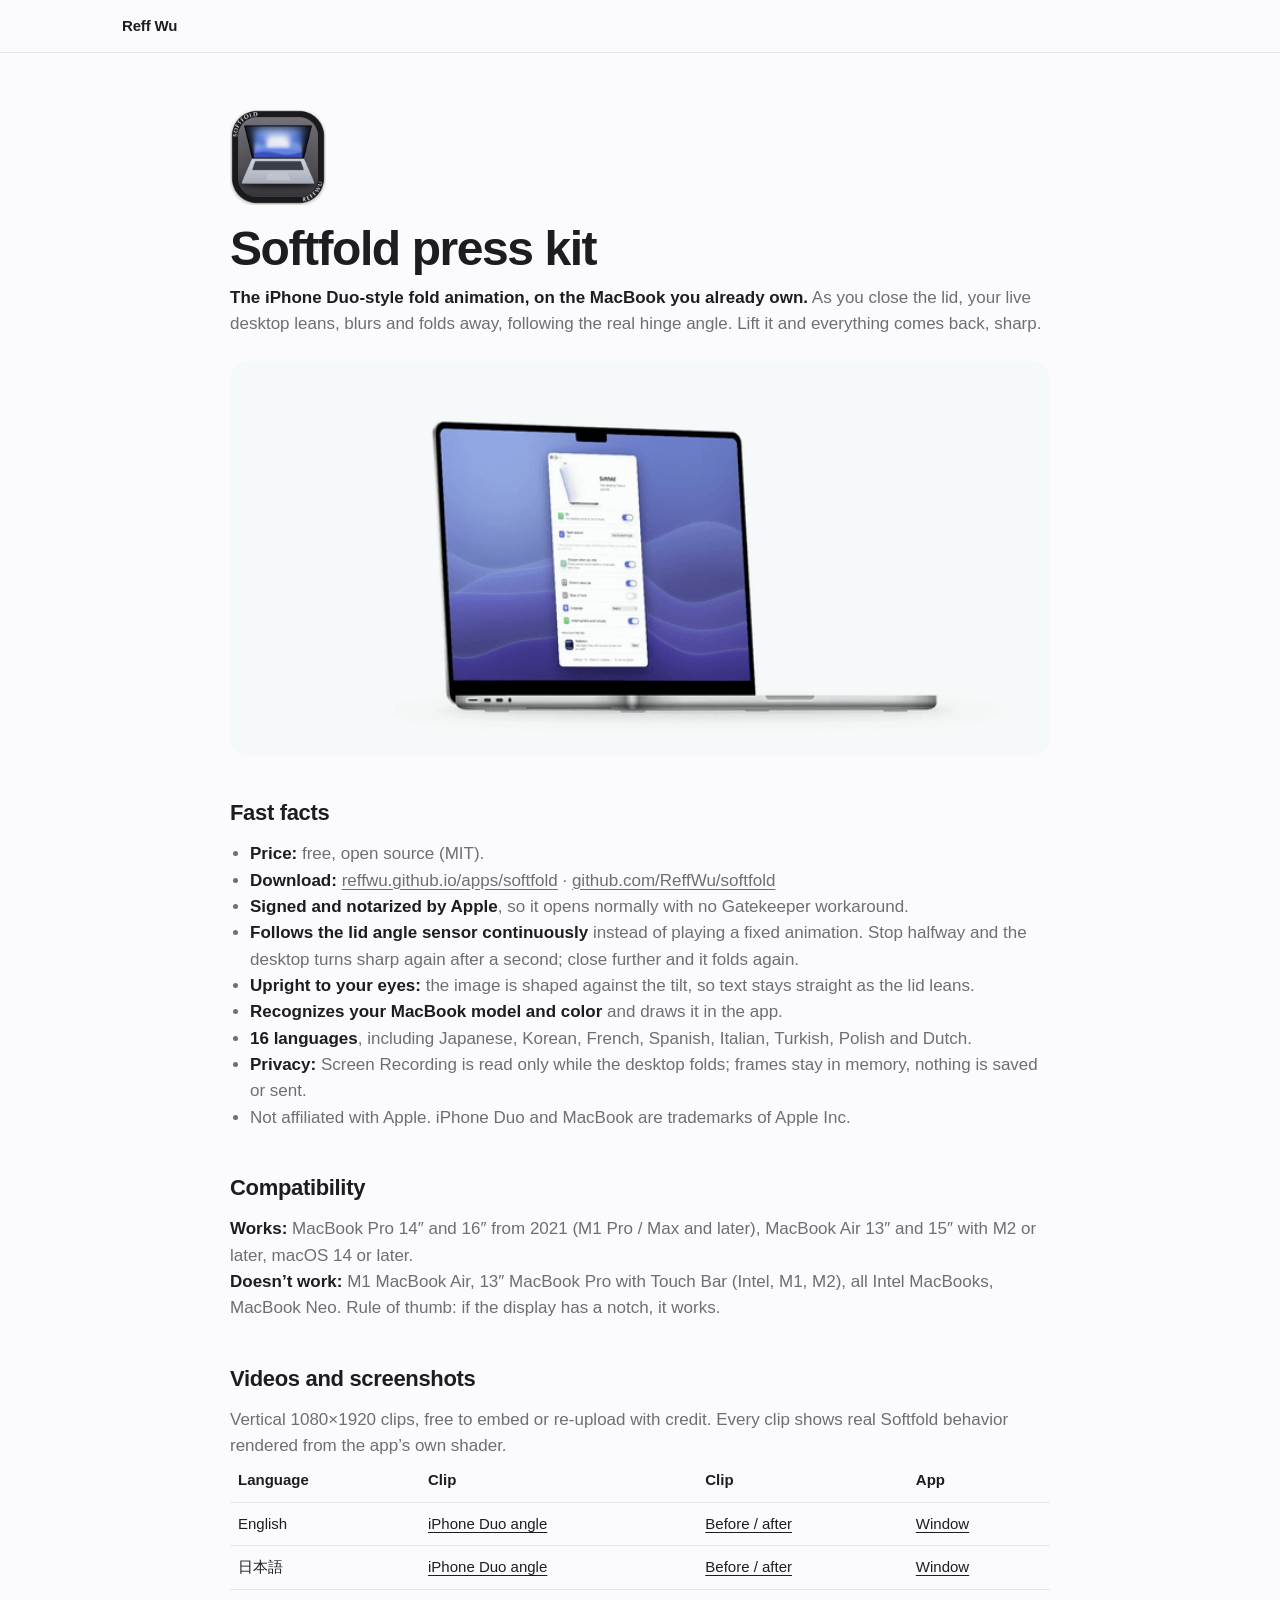
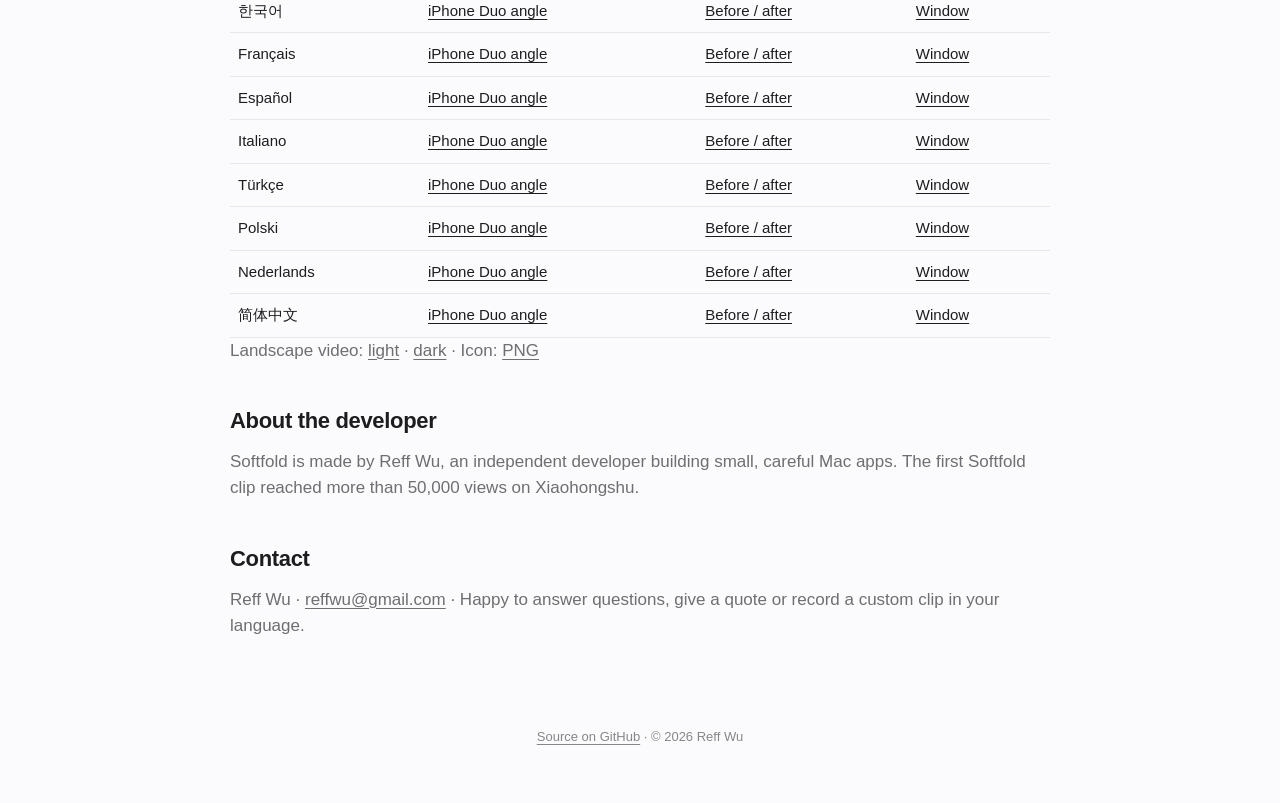
<file: softfold/press/index.html>
<!DOCTYPE html>
<html lang="en">
<head>
<meta charset="utf-8">
<meta name="viewport" content="width=device-width, initial-scale=1">
<title>Softfold Press Kit</title>
<meta name="description" content="Press kit for Softfold, the free MacBook app that folds your desktop as you close the lid.">
<link rel="icon" href="../../icons/softfold.png">
<link rel="stylesheet" href="../../assets/site.css">
<style>
.press { max-width: 820px; margin: 0 auto; padding: 56px 0 40px; }
.press h1 { font-size: clamp(34px, 6vw, 48px); font-weight: 700; letter-spacing: -0.03em; }
.press h2 { font-size: 22px; font-weight: 600; margin: 40px 0 12px; letter-spacing: -0.015em; }
.press p, .press li { color: var(--dim); font-size: 17px; line-height: 1.55; }
.press ul { padding-left: 20px; }
.press strong { color: var(--text); font-weight: 600; }
.press table { width: 100%; border-collapse: collapse; font-size: 15px; }
.press td, .press th { text-align: left; padding: 10px 8px; border-bottom: 1px solid var(--line); }
.press a { text-decoration: underline; text-underline-offset: 3px; }
.press .table { overflow-x: auto; }
.press .hero-img { width: 100%; border-radius: 18px; margin-top: 24px; display: block; }
</style>
</head>
<body>
<nav><div class="shell"><a class="brand" href="../../">Reff Wu</a></div></nav>
<main class="shell">
<article class="press">
  <img src="../../icons/softfold.png" alt="Softfold icon" width="96" height="96">
  <h1>Softfold press kit</h1>
  <p><strong>The iPhone Duo-style fold animation, on the MacBook you already own.</strong> As you close the lid, your live desktop leans, blurs and folds away, following the real hinge angle. Lift it and everything comes back, sharp.</p>
  <img class="hero-img" src="softfold.gif" alt="Softfold folding the desktop as a MacBook lid closes">

  <h2>Fast facts</h2>
  <ul>
    <li><strong>Price:</strong> free, open source (MIT).</li>
    <li><strong>Download:</strong> <a href="https://reffwu.github.io/apps/softfold/">reffwu.github.io/apps/softfold</a> · <a href="https://github.com/ReffWu/softfold">github.com/ReffWu/softfold</a></li>
    <li><strong>Signed and notarized by Apple</strong>, so it opens normally with no Gatekeeper workaround.</li>
    <li><strong>Follows the lid angle sensor continuously</strong> instead of playing a fixed animation. Stop halfway and the desktop turns sharp again after a second; close further and it folds again.</li>
    <li><strong>Upright to your eyes:</strong> the image is shaped against the tilt, so text stays straight as the lid leans.</li>
    <li><strong>Recognizes your MacBook model and color</strong> and draws it in the app.</li>
    <li><strong>16 languages</strong>, including Japanese, Korean, French, Spanish, Italian, Turkish, Polish and Dutch.</li>
    <li><strong>Privacy:</strong> Screen Recording is read only while the desktop folds; frames stay in memory, nothing is saved or sent.</li>
    <li>Not affiliated with Apple. iPhone Duo and MacBook are trademarks of Apple Inc.</li>
  </ul>

  <h2>Compatibility</h2>
  <p><strong>Works:</strong> MacBook Pro 14″ and 16″ from 2021 (M1 Pro / Max and later), MacBook Air 13″ and 15″ with M2 or later, macOS 14 or later.<br><strong>Doesn’t work:</strong> M1 MacBook Air, 13″ MacBook Pro with Touch Bar (Intel, M1, M2), all Intel MacBooks, MacBook Neo. Rule of thumb: if the display has a notch, it works.</p>

  <h2>Videos and screenshots</h2>
  <p>Vertical 1080×1920 clips, free to embed or re-upload with credit. Every clip shows real Softfold behavior rendered from the app’s own shader.</p>
  <div class="table"><table>
    <tr><th>Language</th><th>Clip</th><th>Clip</th><th>App</th></tr>
    <tr><td>English</td><td><a href="video/duo-en.mp4" download>iPhone Duo angle</a></td><td><a href="video/vs-en.mp4" download>Before / after</a></td><td><a href="screens/en.png" download>Window</a></td></tr><tr><td>日本語</td><td><a href="video/duo-ja.mp4" download>iPhone Duo angle</a></td><td><a href="video/vs-ja.mp4" download>Before / after</a></td><td><a href="screens/ja.png" download>Window</a></td></tr><tr><td>한국어</td><td><a href="video/duo-ko.mp4" download>iPhone Duo angle</a></td><td><a href="video/vs-ko.mp4" download>Before / after</a></td><td><a href="screens/ko.png" download>Window</a></td></tr><tr><td>Français</td><td><a href="video/duo-fr.mp4" download>iPhone Duo angle</a></td><td><a href="video/vs-fr.mp4" download>Before / after</a></td><td><a href="screens/fr.png" download>Window</a></td></tr><tr><td>Español</td><td><a href="video/duo-es.mp4" download>iPhone Duo angle</a></td><td><a href="video/vs-es.mp4" download>Before / after</a></td><td><a href="screens/es.png" download>Window</a></td></tr><tr><td>Italiano</td><td><a href="video/duo-it.mp4" download>iPhone Duo angle</a></td><td><a href="video/vs-it.mp4" download>Before / after</a></td><td><a href="screens/it.png" download>Window</a></td></tr><tr><td>Türkçe</td><td><a href="video/duo-tr.mp4" download>iPhone Duo angle</a></td><td><a href="video/vs-tr.mp4" download>Before / after</a></td><td><a href="screens/tr.png" download>Window</a></td></tr><tr><td>Polski</td><td><a href="video/duo-pl.mp4" download>iPhone Duo angle</a></td><td><a href="video/vs-pl.mp4" download>Before / after</a></td><td><a href="screens/pl.png" download>Window</a></td></tr><tr><td>Nederlands</td><td><a href="video/duo-nl.mp4" download>iPhone Duo angle</a></td><td><a href="video/vs-nl.mp4" download>Before / after</a></td><td><a href="screens/nl.png" download>Window</a></td></tr><tr><td>简体中文</td><td><a href="video/duo-zh-Hans.mp4" download>iPhone Duo angle</a></td><td><a href="video/vs-zh.mp4" download>Before / after</a></td><td><a href="screens/zh-Hans.png" download>Window</a></td></tr>
  </table></div>
  <p>Landscape video: <a href="../motion/softfold-light-en.mp4" download>light</a> · <a href="../motion/softfold-dark-en.mp4" download>dark</a> · Icon: <a href="../../icons/softfold.png" download>PNG</a></p>

  <h2>About the developer</h2>
  <p>Softfold is made by Reff Wu, an independent developer building small, careful Mac apps. The first Softfold clip reached more than 50,000 views on Xiaohongshu.</p>

  <h2>Contact</h2>
  <p>Reff Wu · <a href="mailto:reffwu@gmail.com">reffwu@gmail.com</a> · Happy to answer questions, give a quote or record a custom clip in your language.</p>
</article>
</main>
<footer><a href="https://github.com/ReffWu/softfold">Source on GitHub</a> · © 2026 Reff Wu</footer>
</body>
</html>
</file>
<file: assets/site.css>
:root {
  --bg: #fbfbfd;
  --text: #1d1d1f;
  --dim: #6e6e73;
  --faint: #86868b;
  --card: #ffffff;
  --line: rgba(0, 0, 0, 0.08);
  --button: #1d1d1f;
  --button-text: #ffffff;
  --font: -apple-system, BlinkMacSystemFont, "SF Pro Text", "PingFang SC", "Hiragino Sans", "Apple SD Gothic Neo", "Helvetica Neue", sans-serif;
}
@media (prefers-color-scheme: dark) {
  :root {
    --bg: #000000;
    --text: #f5f5f7;
    --dim: #a1a1a6;
    --faint: #86868b;
    --card: #1c1c1e;
    --line: rgba(255, 255, 255, 0.12);
    --button: #f5f5f7;
    --button-text: #1d1d1f;
  }
}
* { box-sizing: border-box; margin: 0; padding: 0; }
body {
  background: var(--bg);
  color: var(--text);
  font-family: var(--font);
  font-size: 17px;
  line-height: 1.5;
  -webkit-font-smoothing: antialiased;
}
a { color: inherit; text-decoration: none; }
.shell { width: 100%; max-width: 1080px; margin: 0 auto; padding: 0 22px; }

nav {
  position: sticky; top: 0; z-index: 10;
  background: color-mix(in srgb, var(--bg) 80%, transparent);
  backdrop-filter: saturate(180%) blur(20px);
  -webkit-backdrop-filter: saturate(180%) blur(20px);
  border-bottom: 1px solid var(--line);
}
nav .shell { height: 52px; display: flex; align-items: center; justify-content: space-between; }
.brand { font-weight: 600; font-size: 15px; letter-spacing: -0.01em; display: inline-flex; align-items: center; gap: 8px; }
.nav-actions { display: inline-flex; align-items: center; gap: 10px; }
.nav-stat-link {
  display: inline-flex; align-items: center; gap: 6px;
  font-size: 13px; font-weight: 500; color: var(--dim);
  text-decoration: none; padding: 4px 11px;
  background: color-mix(in srgb, var(--card) 40%, transparent);
  border: 1px solid var(--line); border-radius: 999px;
  transition: all 0.15s ease;
}
.nav-stat-link:hover { color: var(--text); border-color: rgba(52, 199, 89, 0.4); background: color-mix(in srgb, var(--card) 80%, transparent); }
.lang {
  appearance: none; -webkit-appearance: none;
  font: inherit; font-size: 13px; color: var(--dim);
  text-align: center; text-align-last: center;
  background: transparent; border: 1px solid var(--line); border-radius: 999px;
  padding: 5px 14px; cursor: pointer;
}

.hero { text-align: center; padding: 72px 0 28px; }
.hero .icon { width: 128px; height: 128px; display: block; margin: 0 auto 18px; }
.hero h1 { font-size: clamp(40px, 7vw, 56px); font-weight: 700; letter-spacing: -0.03em; line-height: 1.05; }
.hero .tagline { font-size: clamp(21px, 3.2vw, 28px); font-weight: 600; letter-spacing: -0.015em; margin-top: 10px; }
.hero .lede { color: var(--dim); max-width: 640px; margin: 14px auto 0; font-size: 19px; }
.cta { margin-top: 30px; display: flex; flex-direction: column; align-items: center; gap: 12px; }
.cta-row { display: inline-flex; align-items: center; justify-content: center; gap: 12px; }
.download {
  display: inline-flex; align-items: center; justify-content: center; gap: 10px;
  height: 56px;
  background: var(--button); color: var(--button-text);
  font-size: 19px; font-weight: 600; letter-spacing: -0.01em;
  padding: 0 32px; border-radius: 999px;
  transition: transform 0.12s ease, opacity 0.15s ease;
  white-space: nowrap;
}
.download:hover { opacity: 0.88; }
.download:active { transform: scale(0.98); }
.download svg { width: 20px; height: 20px; flex-shrink: 0; }

.github-btn {
  width: 56px;
  height: 56px;
  border-radius: 50%;
  display: inline-flex;
  align-items: center;
  justify-content: center;
  background: #000000;
  color: #ffffff;
  flex-shrink: 0;
  transition: transform 0.12s ease, opacity 0.15s ease;
  text-decoration: none;
}
.github-btn:hover { opacity: 0.85; transform: translateY(-1px); }
.github-btn:active { transform: scale(0.96); }
.github-btn svg { width: 24px; height: 24px; display: block; flex-shrink: 0; fill: currentColor; }

@media (prefers-color-scheme: dark) {
  .github-btn {
    border: 1px solid rgba(255, 255, 255, 0.2);
  }
}

@media (max-width: 500px) {
  .download {
    height: 52px;
    font-size: 17px;
    padding: 0 20px;
  }
  .github-btn {
    width: 52px;
    height: 52px;
  }
  .github-btn svg {
    width: 22px;
    height: 22px;
  }
}
.fine { color: var(--faint); font-size: 14px; }

.shot { margin: 44px auto 0; max-width: 1080px; }
.shot img { width: 100%; height: auto; display: block; }
.shot-dual {
  display: flex;
  justify-content: center;
  align-items: flex-start;
  gap: 32px;
  max-width: 900px;
  margin: 44px auto 0;
}
.shot-dual img {
  width: 100%;
  max-width: 410px;
  height: auto;
  display: block;
  flex: 1 1 0;
  border-radius: 12px;
  filter: drop-shadow(0 20px 40px rgba(0, 0, 0, 0.14));
}
@media (prefers-color-scheme: dark) {
  .shot-dual img {
    filter: drop-shadow(0 24px 48px rgba(0, 0, 0, 0.45));
  }
}
@media (max-width: 760px) {
  .shot-dual {
    margin-top: 28px;
    gap: 0;
  }
  .shot-dual .shot-settings {
    display: none;
  }
  .shot-dual .shot-main {
    max-width: 310px;
    width: 82%;
    margin: 0 auto;
  }
}
.shot video { width: 100%; aspect-ratio: 1920 / 924; display: block;
  -webkit-mask-image: linear-gradient(to right, transparent, #000 3%, #000 97%, transparent), linear-gradient(transparent, #000 3%, #000 97%, transparent);
  -webkit-mask-composite: source-in; mask-image: linear-gradient(to right, transparent, #000 3%, #000 97%, transparent), linear-gradient(transparent, #000 3%, #000 97%, transparent);
  mask-composite: intersect; }

.features {
  display: grid; grid-template-columns: repeat(3, 1fr); gap: 20px;
  padding: 72px 0 24px;
}
@media (max-width: 760px) { .features { grid-template-columns: 1fr; } }
.feature h3 { font-size: 19px; font-weight: 600; letter-spacing: -0.01em; }
.feature p { color: var(--dim); font-size: 16px; margin-top: 6px; }
.requires { color: var(--faint); font-size: 14px; text-align: center; padding: 28px 0 8px; }
.requires a { text-decoration: underline; text-underline-offset: 3px; }

.more { border-top: 1px solid var(--line); margin-top: 56px; padding: 48px 0 12px; }
.more h2 { font-size: 22px; font-weight: 600; letter-spacing: -0.015em; text-align: center; margin-bottom: 22px; }
.grid { display: grid; grid-template-columns: repeat(auto-fit, minmax(300px, 1fr)); gap: 16px; }
.app-card {
  display: flex; align-items: center; gap: 16px;
  background: var(--card); border: 1px solid var(--line); border-radius: 18px;
  padding: 16px 18px; transition: transform 0.15s ease, border-color 0.15s ease;
}
.app-card:hover { transform: translateY(-2px); }
.app-card img { width: 64px; height: 64px; flex-shrink: 0; }
.app-card h3 { font-size: 18px; font-weight: 600; }
.app-card p { color: var(--dim); font-size: 15px; line-height: 1.4; margin-top: 2px; }

.home { text-align: center; padding: 88px 0 40px; }
.home h1 { font-size: clamp(38px, 6vw, 56px); font-weight: 700; letter-spacing: -0.03em; }
.home p { color: var(--dim); font-size: 21px; margin-top: 10px; }
.home-grid { padding-bottom: 40px; }

footer { color: var(--faint); font-size: 13px; text-align: center; padding: 48px 0 56px; }
footer a { text-decoration: underline; text-underline-offset: 3px; }

/* --- Live Stats Badge & Telemetry Styles --- */
.stat-pill {
  display: inline-flex;
  align-items: center;
  gap: 8px;
  padding: 6px 14px;
  font-size: 13px;
  font-weight: 500;
  color: var(--dim);
  background: color-mix(in srgb, var(--card) 60%, transparent);
  border: 1px solid var(--line);
  border-radius: 999px;
  backdrop-filter: blur(12px);
  -webkit-backdrop-filter: blur(12px);
  cursor: default;
  user-select: none;
  margin-top: 4px;
}
.live-dot {
  width: 7px;
  height: 7px;
  border-radius: 50%;
  background: #34c759;
  box-shadow: 0 0 8px rgba(52, 199, 89, 0.65);
  display: inline-block;
  animation: pulse-dot 2.2s infinite cubic-bezier(0.4, 0, 0.6, 1);
  flex-shrink: 0;
}
@keyframes pulse-dot {
  0%, 100% { opacity: 1; transform: scale(1); box-shadow: 0 0 8px rgba(52, 199, 89, 0.65); }
  50% { opacity: 0.4; transform: scale(0.85); box-shadow: 0 0 2px rgba(52, 199, 89, 0.2); }
}

.app-card-meta {
  display: flex;
  align-items: center;
  gap: 8px;
  margin-top: 6px;
  font-size: 12px;
  color: var(--faint);
}
.app-card-badge {
  display: inline-flex;
  align-items: center;
  gap: 5px;
  background: color-mix(in srgb, var(--text) 5%, transparent);
  padding: 2px 7px;
  border-radius: 6px;
  font-size: 11px;
  font-weight: 500;
  color: var(--dim);
}

/* --- Telemetry Dashboard Page Styles --- */
.dash-header {
  padding: 44px 0 24px;
  text-align: center;
}
.dash-pill-tag {
  display: inline-flex;
  align-items: center;
  gap: 6px;
  padding: 4px 12px;
  font-size: 12px;
  font-weight: 600;
  letter-spacing: 0.04em;
  text-transform: uppercase;
  color: #34c759;
  background: rgba(52, 199, 89, 0.1);
  border: 1px solid rgba(52, 199, 89, 0.2);
  border-radius: 999px;
  margin-bottom: 14px;
}
.dash-header h1 {
  font-size: clamp(34px, 5.5vw, 48px);
  font-weight: 700;
  letter-spacing: -0.03em;
  line-height: 1.1;
}
.dash-header p {
  color: var(--dim);
  font-size: 18px;
  max-width: 600px;
  margin: 12px auto 0;
}

.dash-sync-bar {
  display: flex;
  align-items: center;
  justify-content: space-between;
  background: var(--card);
  border: 1px solid var(--line);
  border-radius: 12px;
  padding: 10px 18px;
  margin-bottom: 28px;
  font-size: 13px;
  color: var(--dim);
}
.dash-sync-status {
  display: inline-flex;
  align-items: center;
  gap: 8px;
}
.dash-refresh-btn {
  display: inline-flex;
  align-items: center;
  gap: 6px;
  background: transparent;
  border: 1px solid var(--line);
  color: var(--text);
  font: inherit;
  font-size: 12px;
  font-weight: 500;
  padding: 4px 12px;
  border-radius: 6px;
  cursor: pointer;
  transition: all 0.15s ease;
}
.dash-refresh-btn:hover {
  background: color-mix(in srgb, var(--text) 8%, transparent);
}
.dash-refresh-btn svg {
  width: 13px;
  height: 13px;
  transition: transform 0.4s ease;
}
.dash-refresh-btn.spinning svg {
  transform: rotate(360deg);
}

.kpi-row {
  display: grid;
  grid-template-columns: repeat(3, 1fr);
  gap: 16px;
  margin-bottom: 36px;
}
@media (max-width: 768px) {
  .kpi-row { grid-template-columns: 1fr; }
}
.kpi-card {
  background: var(--card);
  border: 1px solid var(--line);
  border-radius: 16px;
  padding: 22px 24px;
  transition: transform 0.15s ease;
}
.kpi-label {
  font-size: 13px;
  font-weight: 500;
  color: var(--dim);
  letter-spacing: -0.01em;
  display: flex;
  align-items: center;
  justify-content: space-between;
}
.kpi-value {
  font-size: clamp(32px, 4vw, 42px);
  font-weight: 700;
  letter-spacing: -0.03em;
  margin: 10px 0 4px;
  color: var(--text);
  font-variant-numeric: tabular-nums;
}
.kpi-hint {
  font-size: 12px;
  color: var(--faint);
}

.apps-dash-grid {
  display: grid;
  grid-template-columns: repeat(auto-fit, minmax(320px, 1fr));
  gap: 20px;
  margin-bottom: 48px;
}
.app-stat-panel {
  background: var(--card);
  border: 1px solid var(--line);
  border-radius: 20px;
  padding: 24px;
  display: flex;
  flex-direction: column;
  justify-content: space-between;
  transition: all 0.2s ease;
}
.app-stat-panel:hover {
  border-color: color-mix(in srgb, var(--dim) 35%, transparent);
  transform: translateY(-2px);
}
.app-stat-head {
  display: flex;
  align-items: center;
  gap: 14px;
  margin-bottom: 18px;
}
.app-stat-head img {
  width: 56px;
  height: 56px;
  border-radius: 13px;
  flex-shrink: 0;
}
.app-stat-title {
  flex: 1;
  min-width: 0;
}
.app-stat-name-row {
  display: flex;
  align-items: center;
  gap: 8px;
}
.app-stat-name {
  font-size: 19px;
  font-weight: 700;
  letter-spacing: -0.01em;
}
.app-stat-badge-version {
  font-size: 11px;
  font-weight: 600;
  padding: 2px 7px;
  border-radius: 6px;
  background: color-mix(in srgb, var(--dim) 15%, transparent);
  color: var(--dim);
}
.app-stat-tagline {
  font-size: 13px;
  color: var(--dim);
  margin-top: 3px;
  white-space: nowrap;
  overflow: hidden;
  text-overflow: ellipsis;
}

.app-metrics-list {
  display: grid;
  grid-template-columns: repeat(2, 1fr);
  gap: 12px;
  padding: 16px 0;
  border-top: 1px solid var(--line);
  border-bottom: 1px solid var(--line);
  margin-bottom: 18px;
}
.app-metric-item {
  display: flex;
  flex-direction: column;
}
.app-metric-num {
  font-size: 20px;
  font-weight: 700;
  letter-spacing: -0.02em;
  font-variant-numeric: tabular-nums;
}
.app-metric-label {
  font-size: 12px;
  color: var(--faint);
  margin-top: 2px;
}

.app-stat-actions {
  display: flex;
  align-items: center;
  gap: 10px;
}
.app-stat-btn {
  flex: 1;
  display: inline-flex;
  align-items: center;
  justify-content: center;
  gap: 6px;
  height: 38px;
  border-radius: 10px;
  font-size: 13px;
  font-weight: 600;
  text-decoration: none;
  transition: opacity 0.15s ease;
}
.app-stat-btn-primary {
  background: var(--button);
  color: var(--button-text);
}
.app-stat-btn-primary:hover {
  opacity: 0.88;
}
.app-stat-btn-secondary {
  background: color-mix(in srgb, var(--text) 6%, transparent);
  color: var(--text);
  border: 1px solid var(--line);
}
.app-stat-btn-secondary:hover {
  background: color-mix(in srgb, var(--text) 12%, transparent);
}

.privacy-card {
  background: var(--card);
  border: 1px solid var(--line);
  border-radius: 18px;
  padding: 24px;
  margin-top: 32px;
}
.privacy-card h3 {
  font-size: 16px;
  font-weight: 600;
  margin-bottom: 8px;
  display: flex;
  align-items: center;
  gap: 8px;
}
.privacy-card p {
  font-size: 14px;
  color: var(--dim);
  line-height: 1.6;
}
</file>
